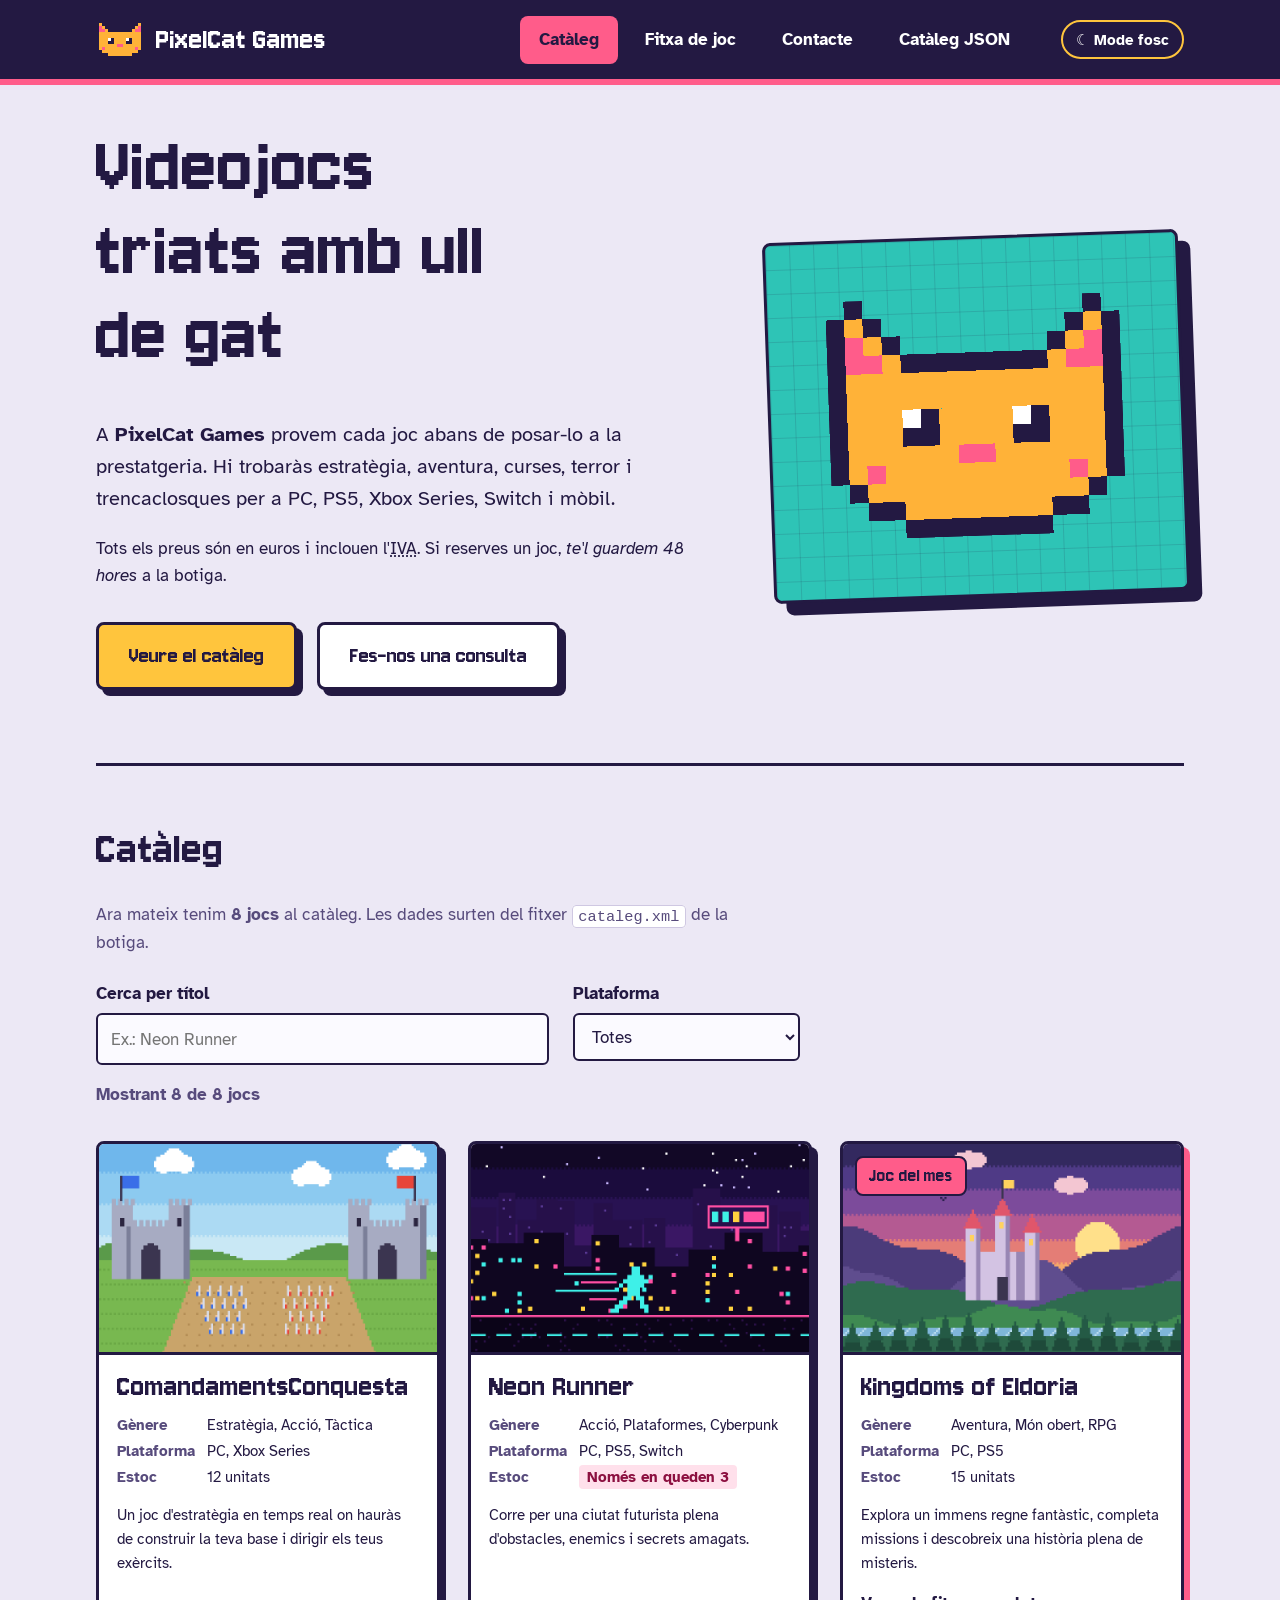
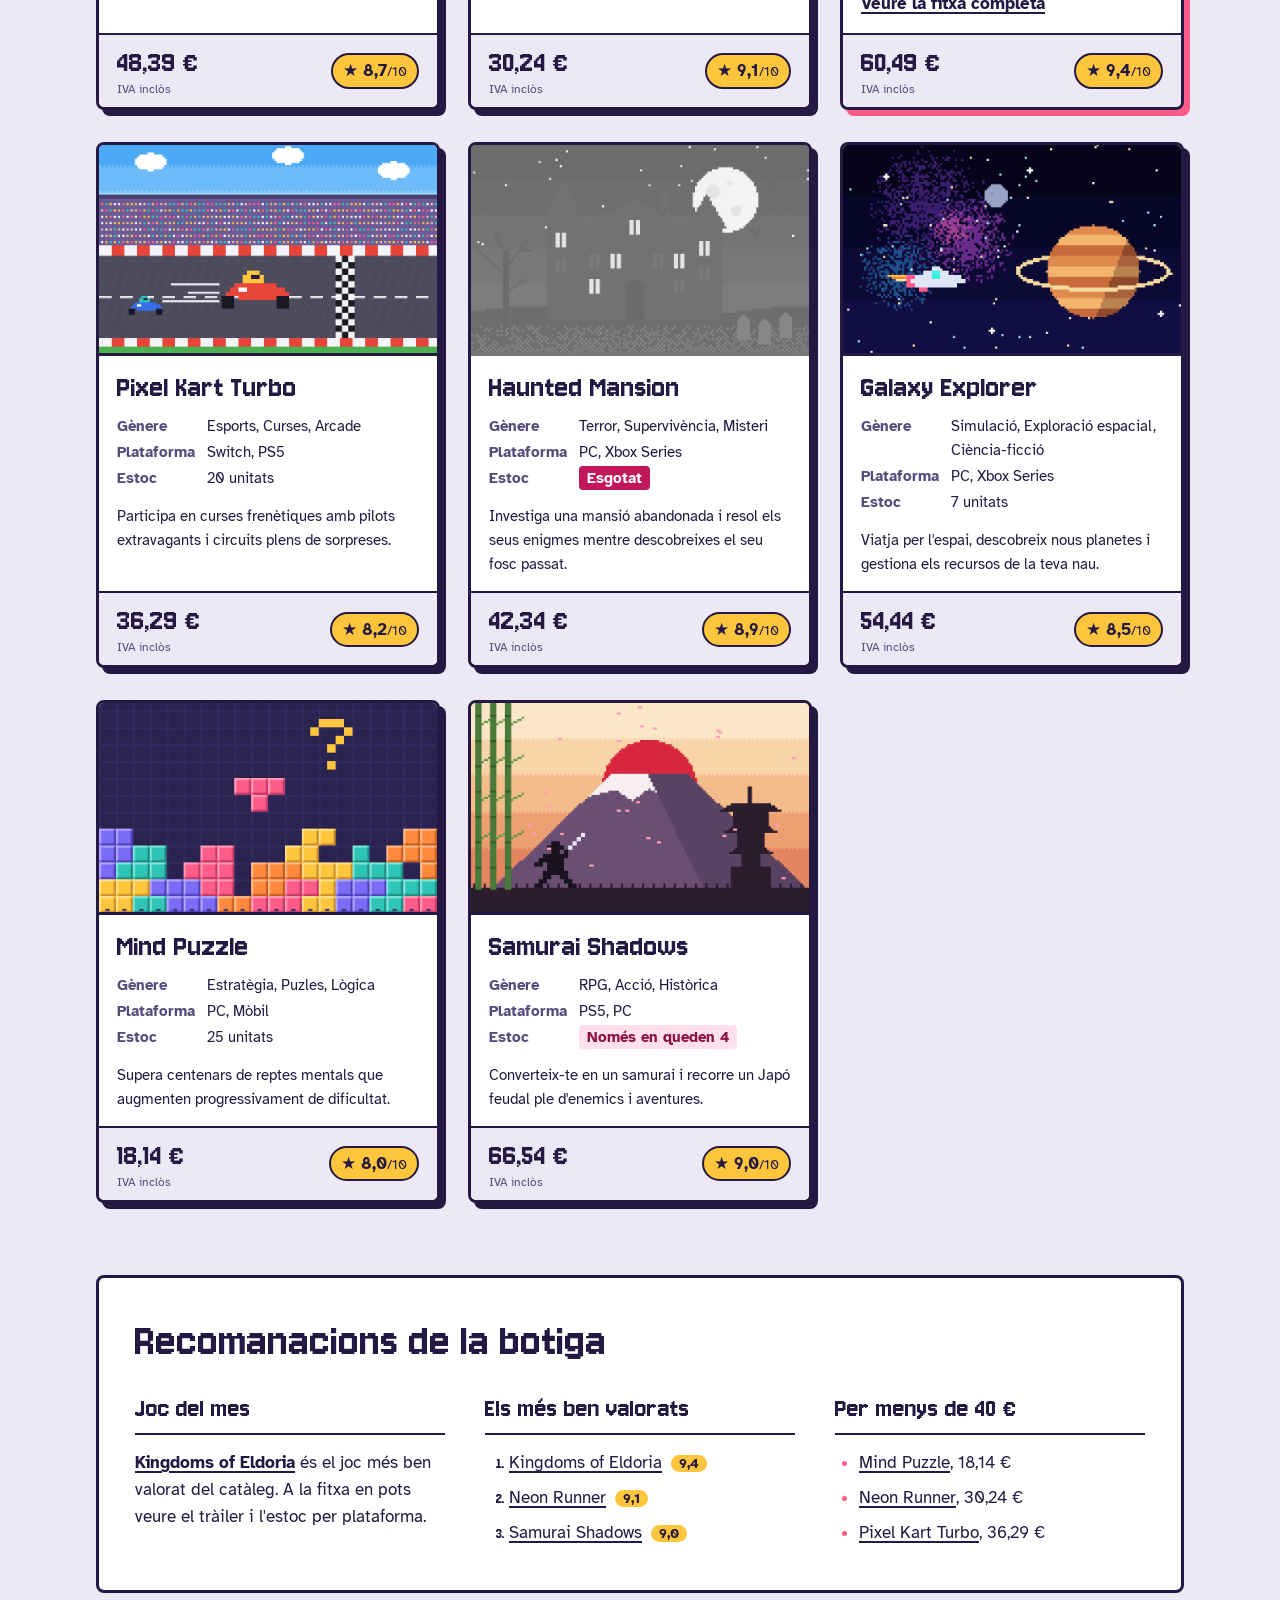
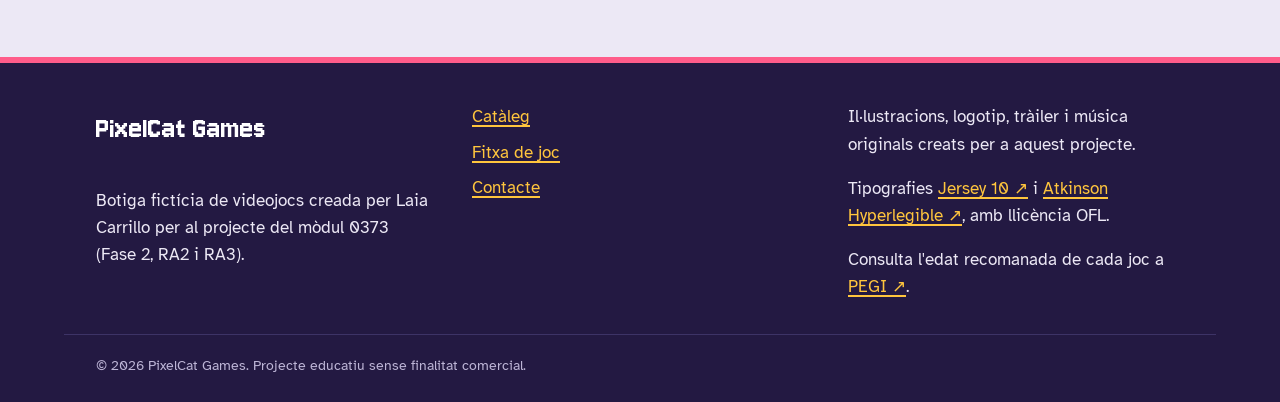
<file: index.html>
<!DOCTYPE html>
<html lang="ca">
<head>
  <meta charset="UTF-8">
  <meta name="viewport" content="width=device-width, initial-scale=1">
  <meta name="description" content="Catàleg de PixelCat Games: videojocs d'estratègia, aventura, curses, terror i trencaclosques per a PC, PS5, Xbox Series, Switch i mòbil.">
  <meta name="author" content="Laia Carrillo">
  <title>Catàleg de videojocs | PixelCat Games</title>
  <link rel="icon" href="img/logo-pixelcat.svg" type="image/svg+xml">
  <link rel="stylesheet" href="css/estils.css">
  <script src="js/tema.js" defer></script>
  <script src="js/cataleg.js" defer></script>
</head>
<body>
  <a class="salt-contingut" href="#contingut">Salta al contingut principal</a>

  <header class="capcalera" id="capcalera">
    <div class="capcalera__interior">
      <a class="logo" href="index.html">
        <img class="logo__imatge" src="img/logo-pixelcat.svg" alt="" width="48" height="39">
        <span class="logo__nom">PixelCat Games</span>
      </a>
      <nav class="navegacio" aria-label="Navegació principal">
        <ul class="menu" id="menu-principal">
          <li><a class="menu__enllac actiu" href="index.html" aria-current="page">Catàleg</a></li>
          <li><a class="menu__enllac" href="fitxa.html">Fitxa de joc</a></li>
          <li><a class="menu__enllac" href="contacte.html">Contacte</a></li>
          <li><a class="menu__enllac" href="cataleg_json.html">Catàleg JSON</a></li>
        </ul>
      </nav>
      <button class="boto-tema" type="button" id="boto-tema">Mode fosc</button>
    </div>
  </header>

  <main class="contingut" id="contingut">

    <section class="portada" id="portada" aria-labelledby="titol-portada">
      <div class="portada__text">
        <h1 id="titol-portada">Videojocs triats amb ull de gat</h1>
        <p class="portada__entradeta">A <strong>PixelCat Games</strong> provem cada joc abans de posar-lo a la prestatgeria. Hi trobaràs estratègia, aventura, curses, terror i trencaclosques per a PC, PS5, Xbox Series, Switch i mòbil.</p>
        <p>Tots els preus són en euros i inclouen l'<abbr title="Impost sobre el valor afegit">IVA</abbr>. Si reserves un joc, <em>te'l guardem 48 hores</em> a la botiga.</p>
        <p class="portada__accions">
          <a class="boto" href="#cataleg">Veure el catàleg</a>
          <a class="boto boto--secundari" href="contacte.html">Fes-nos una consulta</a>
        </p>
      </div>
      <figure class="portada__imatge">
        <img src="img/logo-pixelcat.svg" alt="La mascota de PixelCat Games: un gat taronja dibuixat en pixel art" width="320" height="260">
      </figure>
    </section>

    <section class="cataleg" id="cataleg" aria-labelledby="titol-cataleg">
      <h2 id="titol-cataleg">Catàleg</h2>
      <p class="cataleg__resum">Ara mateix tenim <strong>8 jocs</strong> al catàleg. Les dades surten del fitxer <code>cataleg.xml</code> de la botiga.</p>

      <div class="filtres" id="filtres">
        <div class="camp">
          <label for="cerca-titol">Cerca per títol</label>
          <input type="search" id="cerca-titol" name="cerca" placeholder="Ex.: Neon Runner" autocomplete="off">
        </div>
        <div class="camp">
          <label for="filtre-plataforma">Plataforma</label>
          <select id="filtre-plataforma" name="plataforma">
            <option value="totes">Totes</option>
            <option value="PC">PC</option>
            <option value="PS5">PS5</option>
            <option value="Xbox Series">Xbox Series</option>
            <option value="Switch">Switch</option>
            <option value="Mòbil">Mòbil</option>
          </select>
        </div>
      </div>

      <p class="comptador-jocs" id="comptador-jocs" aria-live="polite"></p>

      <!-- Les targetes les crea js/cataleg.js a partir de l'array jocs -->
      <div class="graella-jocs" id="llista-jocs"></div>
      <noscript><p class="cataleg__buit">Activa JavaScript per veure el catàleg.</p></noscript>
    </section>

    <aside class="recomanacions" id="recomanacions" aria-labelledby="titol-recomanacions">
      <h2 id="titol-recomanacions">Recomanacions de la botiga</h2>

      <section class="recomanacions__bloc" aria-labelledby="titol-joc-mes">
        <h3 id="titol-joc-mes">Joc del mes</h3>
        <p><a href="fitxa.html"><strong>Kingdoms of Eldoria</strong></a> és el joc més ben valorat del catàleg. A la fitxa en pots veure el tràiler i l'estoc per plataforma.</p>
      </section>

      <section class="recomanacions__bloc" aria-labelledby="titol-ranquing">
        <h3 id="titol-ranquing">Els més ben valorats</h3>
        <ol class="ranquing">
          <li><a href="#joc-003">Kingdoms of Eldoria</a> <span class="ranquing__nota">9,4</span></li>
          <li><a href="#joc-002">Neon Runner</a> <span class="ranquing__nota">9,1</span></li>
          <li><a href="#joc-008">Samurai Shadows</a> <span class="ranquing__nota">9,0</span></li>
        </ol>
      </section>

      <section class="recomanacions__bloc" aria-labelledby="titol-economics">
        <h3 id="titol-economics">Per menys de 40 €</h3>
        <ul class="llista-economics">
          <li><a href="#joc-007">Mind Puzzle</a>, 18,14 €</li>
          <li><a href="#joc-002">Neon Runner</a>, 30,24 €</li>
          <li><a href="#joc-004">Pixel Kart Turbo</a>, 36,29 €</li>
        </ul>
      </section>
    </aside>

  </main>

  <footer class="peu" id="peu">
    <div class="peu__interior">
      <div class="peu__bloc">
        <p class="peu__marca">PixelCat Games</p>
        <p>Botiga fictícia de videojocs creada per Laia Carrillo per al projecte del mòdul 0373 (Fase 2, RA2 i RA3).</p>
      </div>
      <nav class="peu__bloc" aria-label="Enllaços del peu de pàgina">
        <ul class="peu__llista">
          <li><a href="index.html">Catàleg</a></li>
          <li><a href="fitxa.html">Fitxa de joc</a></li>
          <li><a href="contacte.html">Contacte</a></li>
        </ul>
      </nav>
      <div class="peu__bloc">
        <p>Il·lustracions, logotip, tràiler i música originals creats per a aquest projecte.</p>
        <p>Tipografies <a href="https://fonts.google.com/specimen/Jersey+10" rel="external">Jersey 10</a> i <a href="https://fonts.google.com/specimen/Atkinson+Hyperlegible" rel="external">Atkinson Hyperlegible</a>, amb llicència OFL.</p>
        <p>Consulta l'edat recomanada de cada joc a <a href="https://pegi.info/" rel="external">PEGI</a>.</p>
      </div>
    </div>
    <p class="peu__copyright"><small>© 2026 PixelCat Games. Projecte educatiu sense finalitat comercial.</small></p>
  </footer>
</body>
</html>
</file>
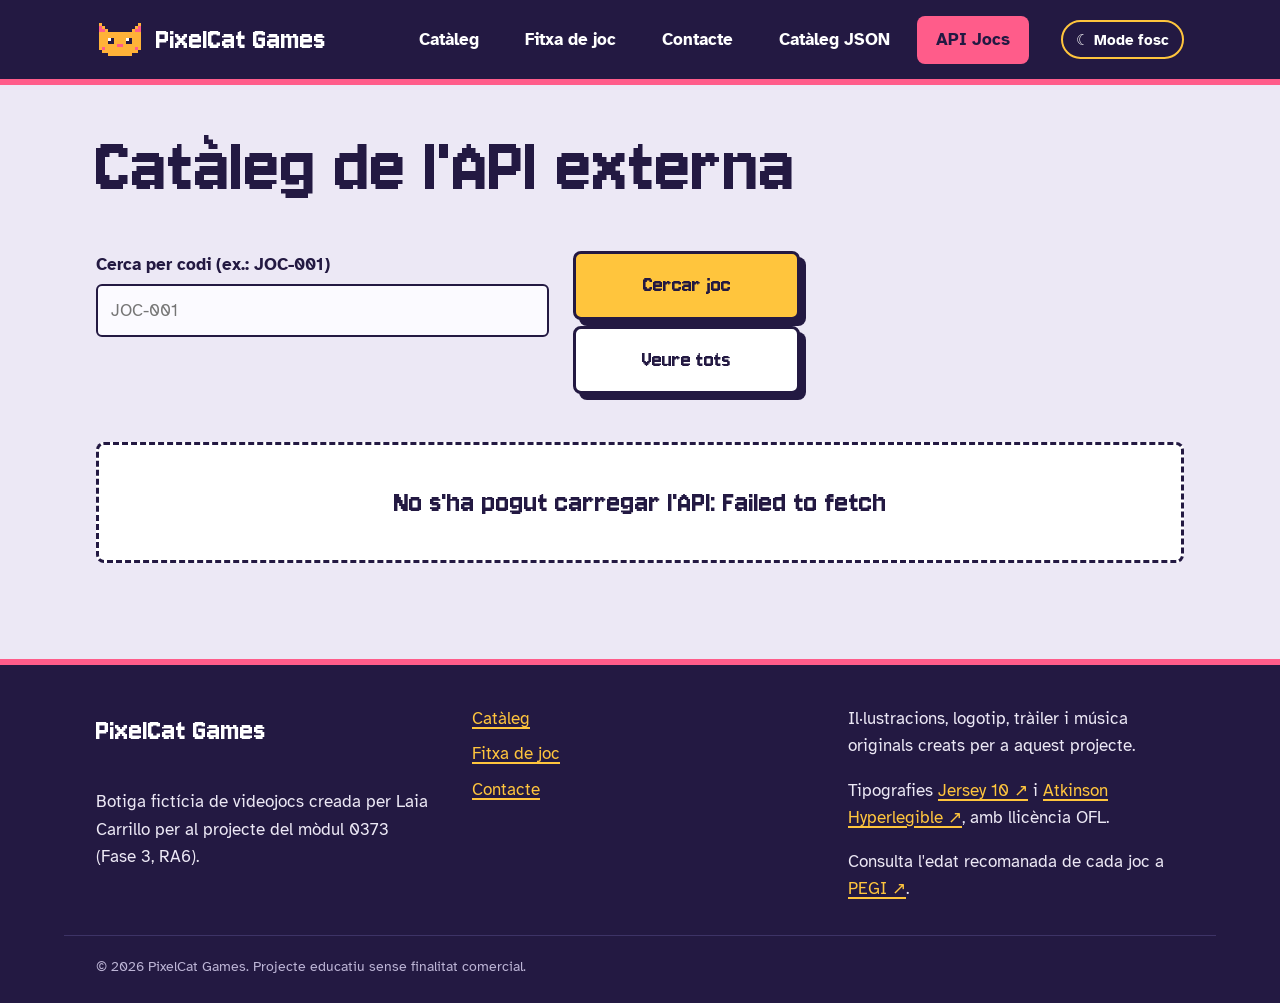
<file: api_jocs.html>
<!DOCTYPE html>
<html lang="ca">
<head>
  <meta charset="UTF-8">
  <meta name="viewport" content="width=device-width, initial-scale=1">
  <meta name="description" content="Consulta en directe el catàleg de jocs des d'una API externa a PixelCat Games.">
  <meta name="author" content="Laia Carrillo">
  <title>Catàleg API | PixelCat Games</title>
  <link rel="icon" href="img/logo-pixelcat.svg" type="image/svg+xml">
  <link rel="stylesheet" href="css/estils.css">
  <script src="js/tema.js" defer></script>
  <script src="js/api_jocs.js" defer></script>
</head>
<body>
  <a class="salt-contingut" href="#contingut">Salta al contingut principal</a>

  <header class="capcalera" id="capcalera">
    <div class="capcalera__interior">
      <a class="logo" href="index.html">
        <img class="logo__imatge" src="img/logo-pixelcat.svg" alt="" width="48" height="39">
        <span class="logo__nom">PixelCat Games</span>
      </a>
      <nav class="navegacio" aria-label="Navegació principal">
        <ul class="menu" id="menu-principal">
          <li><a class="menu__enllac" href="index.html">Catàleg</a></li>
          <li><a class="menu__enllac" href="fitxa.html">Fitxa de joc</a></li>
          <li><a class="menu__enllac" href="contacte.html">Contacte</a></li>
          <li><a class="menu__enllac" href="cataleg_json.html">Catàleg JSON</a></li>
          <li><a class="menu__enllac actiu" href="api_jocs.html" aria-current="page">API Jocs</a></li>
        </ul>
      </nav>
      <button class="boto-tema" type="button" id="boto-tema">Mode fosc</button>
    </div>
  </header>

  <main class="contingut" id="contingut">

    <section class="cataleg" id="cataleg-api" aria-labelledby="titol-pagina">
      <h1 id="titol-pagina">Catàleg de l'API externa</h1>

      <div class="filtres" id="filtres">
        <div class="camp">
          <label for="cerca-codi">Cerca per codi (ex.: JOC-001)</label>
          <input type="text" id="cerca-codi" name="codi" placeholder="JOC-001" autocomplete="off">
        </div>
        <div class="camp">
          <button class="boto" type="button" id="boto-cercar">Cercar joc</button>
          <button class="boto boto--secundari" type="button" id="boto-tots">Veure tots</button>
        </div>
      </div>

      <p class="comptador-jocs" id="comptador-jocs" aria-live="polite"></p>

      <div class="graella-jocs" id="jocs"></div>
      <noscript><p class="cataleg__buit">Activa JavaScript per consultar l'API.</p></noscript>
    </section>

  </main>

  <footer class="peu" id="peu">
    <div class="peu__interior">
      <div class="peu__bloc">
        <p class="peu__marca">PixelCat Games</p>
        <p>Botiga fictícia de videojocs creada per Laia Carrillo per al projecte del mòdul 0373 (Fase 3, RA6).</p>
      </div>
      <nav class="peu__bloc" aria-label="Enllaços del peu de pàgina">
        <ul class="peu__llista">
          <li><a href="index.html">Catàleg</a></li>
          <li><a href="fitxa.html">Fitxa de joc</a></li>
          <li><a href="contacte.html">Contacte</a></li>
        </ul>
      </nav>
      <div class="peu__bloc">
        <p>Il·lustracions, logotip, tràiler i música originals creats per a aquest projecte.</p>
        <p>Tipografies <a href="https://fonts.google.com/specimen/Jersey+10" rel="external">Jersey 10</a> i <a href="https://fonts.google.com/specimen/Atkinson+Hyperlegible" rel="external">Atkinson Hyperlegible</a>, amb llicència OFL.</p>
        <p>Consulta l'edat recomanada de cada joc a <a href="https://pegi.info/" rel="external">PEGI</a>.</p>
      </div>
    </div>
    <p class="peu__copyright"><small>© 2026 PixelCat Games. Projecte educatiu sense finalitat comercial.</small></p>
  </footer>
</body>
</html>
</file>
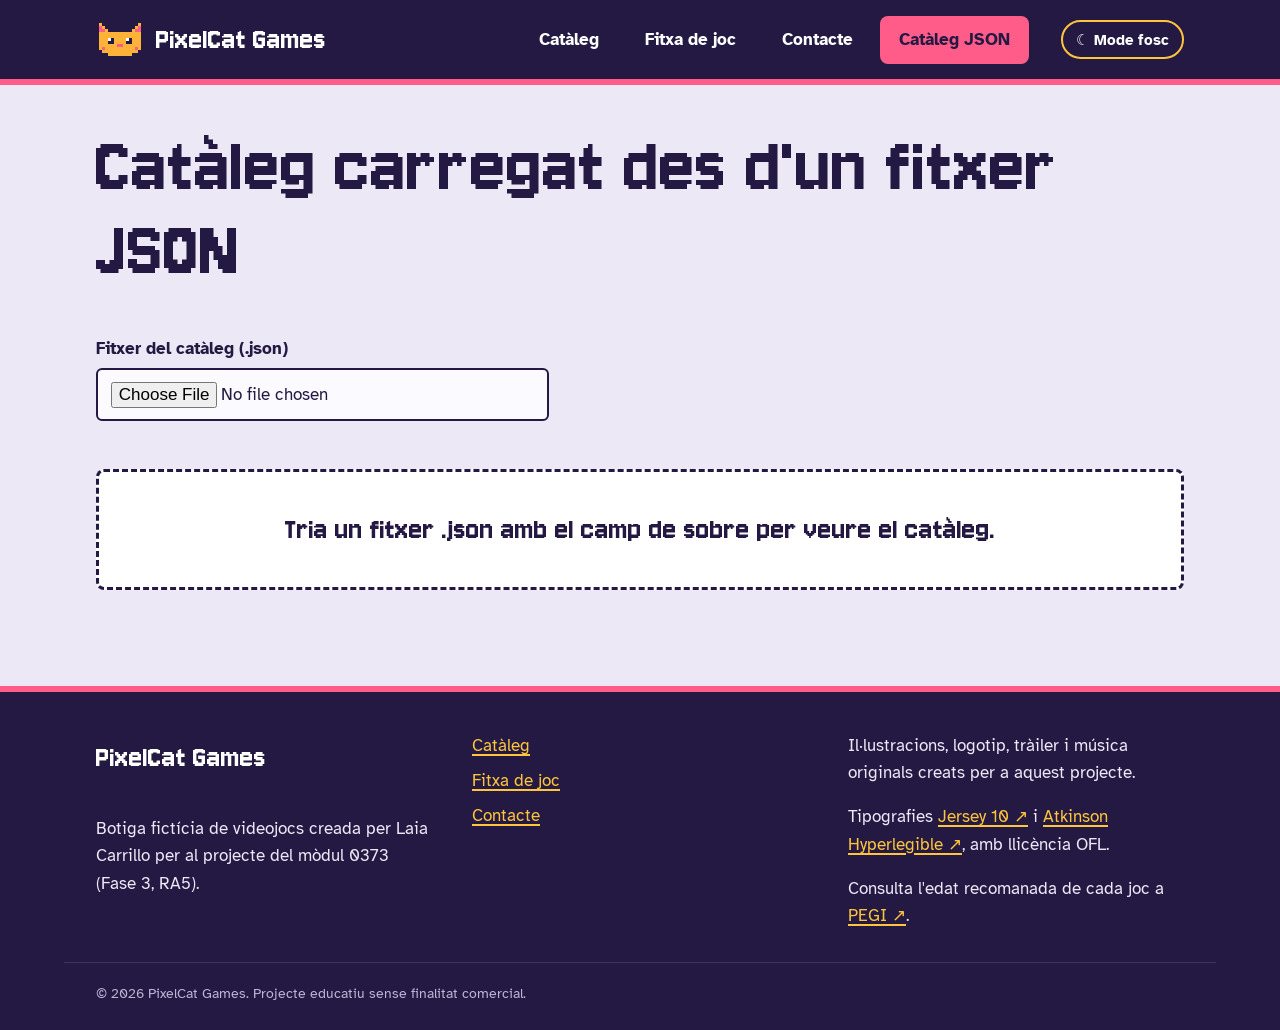
<file: cataleg_json.html>
<!DOCTYPE html>
<html lang="ca">
<head>
  <meta charset="UTF-8">
  <meta name="viewport" content="width=device-width, initial-scale=1">
  <meta name="description" content="Catàleg de PixelCat Games carregat des d'un fitxer JSON: tria el fitxer i es mostren els jocs.">
  <meta name="author" content="Laia Carrillo">
  <title>Catàleg des de JSON | PixelCat Games</title>
  <link rel="icon" href="img/logo-pixelcat.svg" type="image/svg+xml">
  <link rel="stylesheet" href="css/estils.css">
  <script src="js/tema.js" defer></script>
  <script src="js/cataleg_json.js" defer></script>
</head>
<body>
  <a class="salt-contingut" href="#contingut">Salta al contingut principal</a>

  <header class="capcalera" id="capcalera">
    <div class="capcalera__interior">
      <a class="logo" href="index.html">
        <img class="logo__imatge" src="img/logo-pixelcat.svg" alt="" width="48" height="39">
        <span class="logo__nom">PixelCat Games</span>
      </a>
      <nav class="navegacio" aria-label="Navegació principal">
        <ul class="menu" id="menu-principal">
          <li><a class="menu__enllac" href="index.html">Catàleg</a></li>
          <li><a class="menu__enllac" href="fitxa.html">Fitxa de joc</a></li>
          <li><a class="menu__enllac" href="contacte.html">Contacte</a></li>
          <li><a class="menu__enllac actiu" href="cataleg_json.html" aria-current="page">Catàleg JSON</a></li>
        </ul>
      </nav>
      <button class="boto-tema" type="button" id="boto-tema">Mode fosc</button>
    </div>
  </header>

  <main class="contingut" id="contingut">

    <section class="cataleg" id="cataleg-json" aria-labelledby="titol-pagina">
      <h1 id="titol-pagina">Catàleg carregat des d'un fitxer JSON</h1>
      <h2 id="titol-botiga" hidden></h2>

      <div class="filtres" id="filtres">
        <div class="camp">
          <label for="fitxer">Fitxer del catàleg (.json)</label>
          <input type="file" id="fitxer" name="fitxer" accept=".json">
        </div>
      </div>

      <p class="comptador-jocs" id="comptador-jocs" aria-live="polite"></p>

      <!-- Les targetes les crea js/cataleg_json.js a partir del fitxer triat -->
      <div class="graella-jocs" id="cataleg"></div>
      <noscript><p class="cataleg__buit">Activa JavaScript per veure el catàleg.</p></noscript>
    </section>

  </main>

  <footer class="peu" id="peu">
    <div class="peu__interior">
      <div class="peu__bloc">
        <p class="peu__marca">PixelCat Games</p>
        <p>Botiga fictícia de videojocs creada per Laia Carrillo per al projecte del mòdul 0373 (Fase 3, RA5).</p>
      </div>
      <nav class="peu__bloc" aria-label="Enllaços del peu de pàgina">
        <ul class="peu__llista">
          <li><a href="index.html">Catàleg</a></li>
          <li><a href="fitxa.html">Fitxa de joc</a></li>
          <li><a href="contacte.html">Contacte</a></li>
        </ul>
      </nav>
      <div class="peu__bloc">
        <p>Il·lustracions, logotip, tràiler i música originals creats per a aquest projecte.</p>
        <p>Tipografies <a href="https://fonts.google.com/specimen/Jersey+10" rel="external">Jersey 10</a> i <a href="https://fonts.google.com/specimen/Atkinson+Hyperlegible" rel="external">Atkinson Hyperlegible</a>, amb llicència OFL.</p>
        <p>Consulta l'edat recomanada de cada joc a <a href="https://pegi.info/" rel="external">PEGI</a>.</p>
      </div>
    </div>
    <p class="peu__copyright"><small>© 2026 PixelCat Games. Projecte educatiu sense finalitat comercial.</small></p>
  </footer>
</body>
</html>
</file>
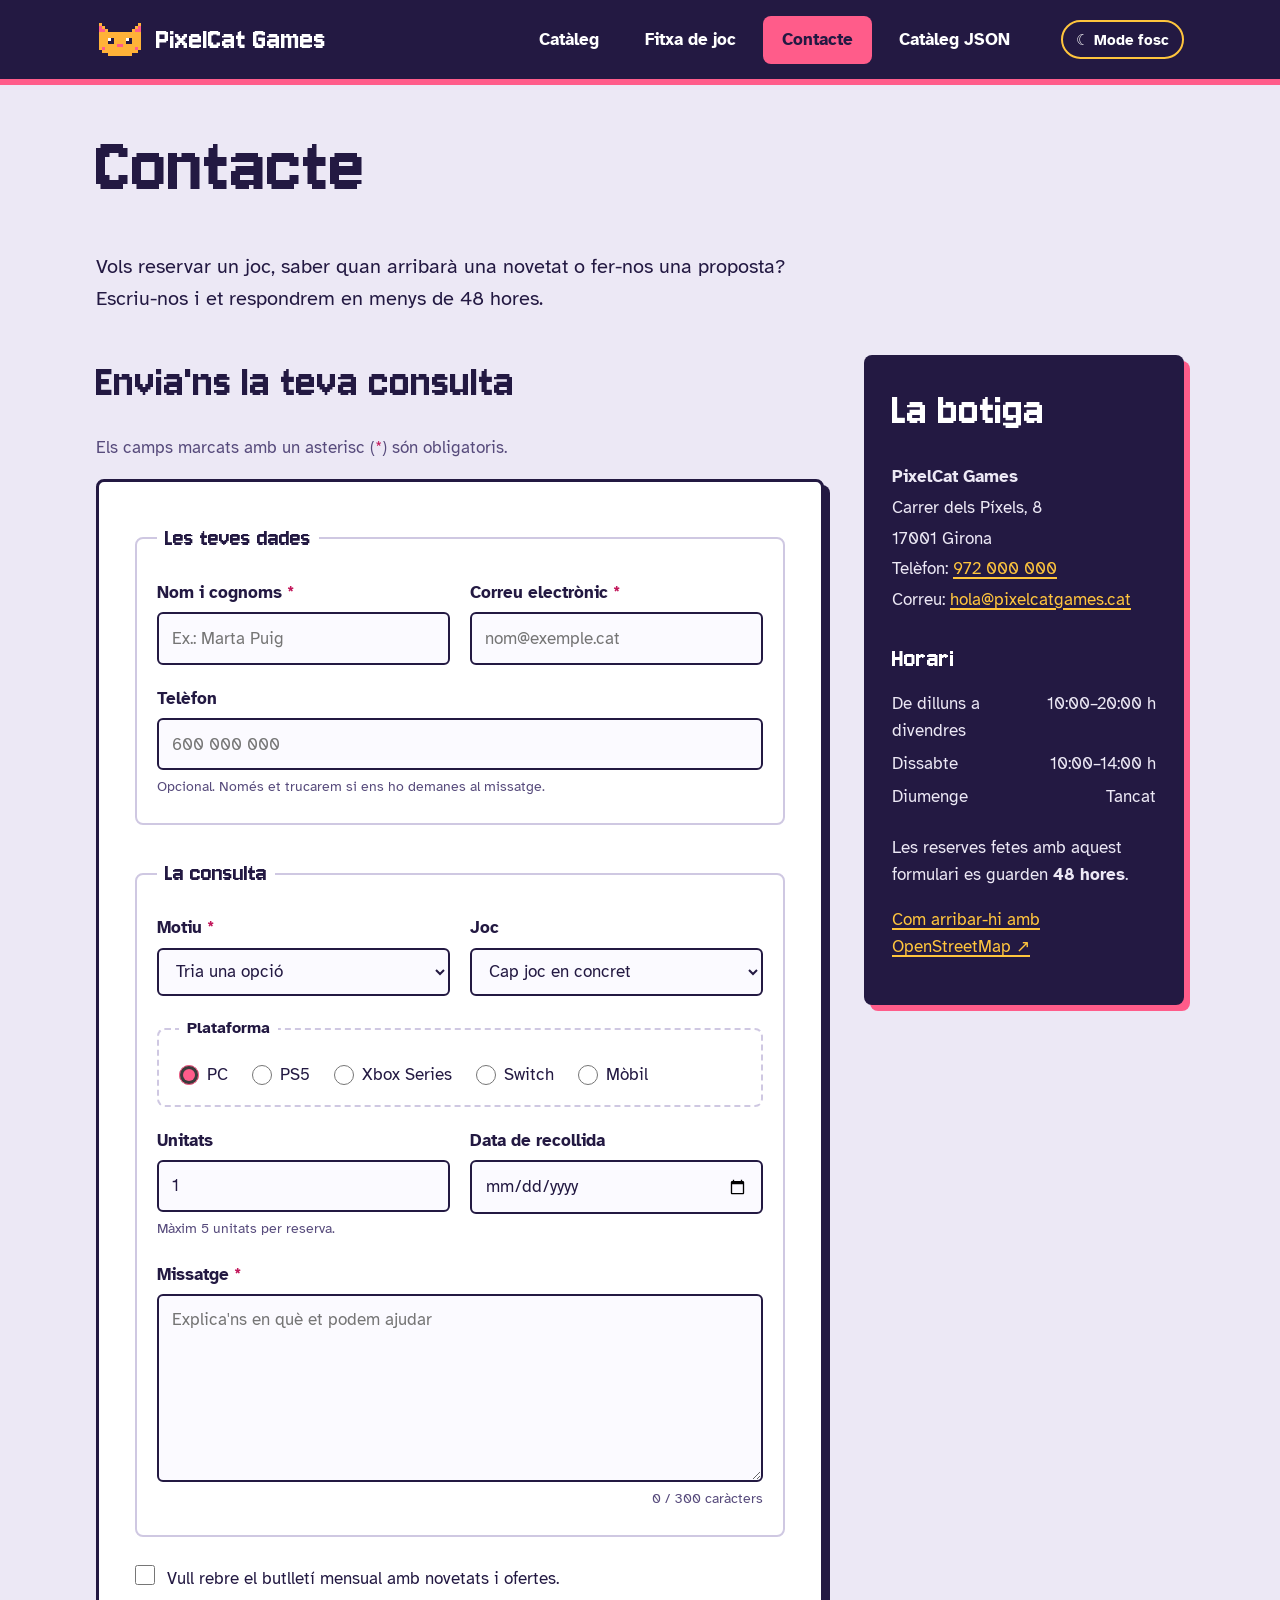
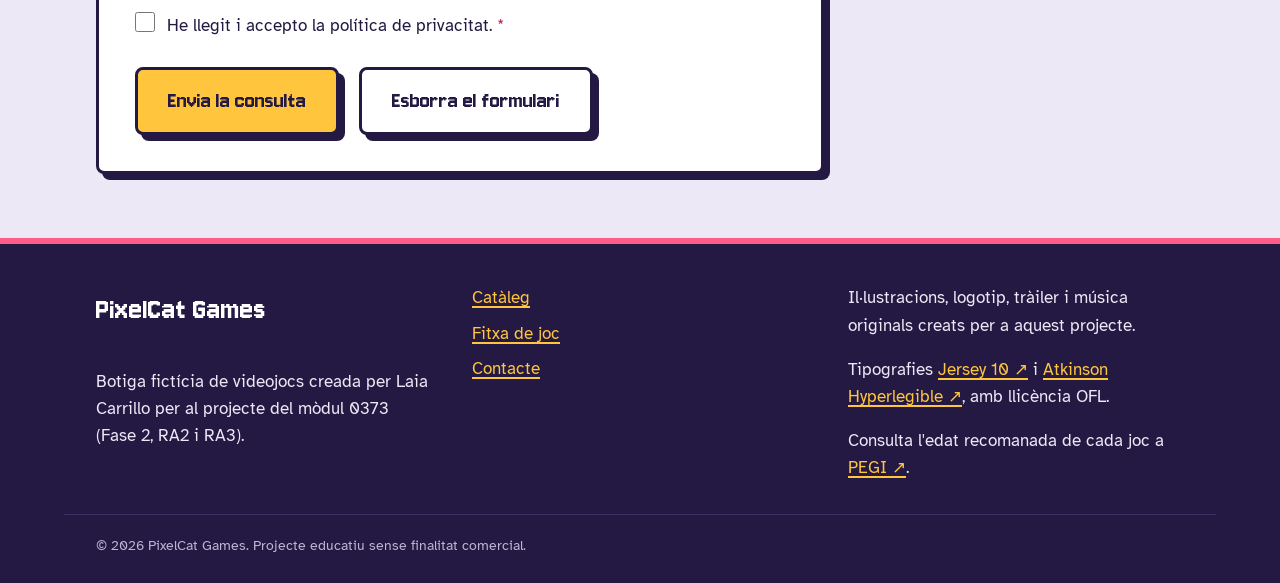
<file: contacte.html>
<!DOCTYPE html>
<html lang="ca">
<head>
  <meta charset="UTF-8">
  <meta name="viewport" content="width=device-width, initial-scale=1">
  <meta name="description" content="Contacta amb PixelCat Games per reservar un joc, preguntar per l'estoc o fer qualsevol consulta. Adreça, telèfon i horari de la botiga.">
  <meta name="author" content="Laia Carrillo">
  <title>Contacte | PixelCat Games</title>
  <link rel="icon" href="img/logo-pixelcat.svg" type="image/svg+xml">
  <link rel="stylesheet" href="css/estils.css">
  <script src="js/tema.js" defer></script>
  <script src="js/contacte.js" defer></script>
</head>
<body>
  <a class="salt-contingut" href="#contingut">Salta al contingut principal</a>

  <header class="capcalera" id="capcalera">
    <div class="capcalera__interior">
      <a class="logo" href="index.html">
        <img class="logo__imatge" src="img/logo-pixelcat.svg" alt="" width="48" height="39">
        <span class="logo__nom">PixelCat Games</span>
      </a>
      <nav class="navegacio" aria-label="Navegació principal">
        <ul class="menu" id="menu-principal">
          <li><a class="menu__enllac" href="index.html">Catàleg</a></li>
          <li><a class="menu__enllac" href="fitxa.html">Fitxa de joc</a></li>
          <li><a class="menu__enllac actiu" href="contacte.html" aria-current="page">Contacte</a></li>
          <li><a class="menu__enllac" href="cataleg_json.html">Catàleg JSON</a></li>
        </ul>
      </nav>
      <button class="boto-tema" type="button" id="boto-tema">Mode fosc</button>
    </div>
  </header>

  <main class="contingut" id="contingut">

    <header class="capcalera-pagina">
      <h1>Contacte</h1>
      <p class="entradeta">Vols reservar un joc, saber quan arribarà una novetat o fer-nos una proposta? Escriu-nos i et respondrem en menys de 48 hores.</p>
    </header>

    <div class="disposicio-contacte">

      <section class="seccio-formulari" id="seccio-formulari" aria-labelledby="titol-formulari">
        <h2 id="titol-formulari">Envia'ns la teva consulta</h2>
        <p class="nota-obligatoris">Els camps marcats amb un asterisc (<span class="obligatori">*</span>) són obligatoris.</p>

        <form class="formulari" id="formulari-contacte" action="#" method="get" novalidate>

          <fieldset class="formulari__grup">
            <legend>Les teves dades</legend>
            <div class="camps-doble">
              <div class="camp">
                <label for="nom">Nom i cognoms <span class="obligatori" aria-hidden="true">*</span></label>
                <input type="text" id="nom" name="nom" autocomplete="name" required minlength="3" placeholder="Ex.: Marta Puig">
              </div>
              <div class="camp">
                <label for="correu">Correu electrònic <span class="obligatori" aria-hidden="true">*</span></label>
                <input type="email" id="correu" name="correu" autocomplete="email" required placeholder="nom@exemple.cat">
              </div>
            </div>
            <div class="camp">
              <label for="telefon">Telèfon</label>
              <input type="tel" id="telefon" name="telefon" autocomplete="tel" pattern="[0-9 +]{9,15}" placeholder="600 000 000" aria-describedby="ajuda-telefon">
              <p class="camp__ajuda" id="ajuda-telefon">Opcional. Només et trucarem si ens ho demanes al missatge.</p>
            </div>
          </fieldset>

          <fieldset class="formulari__grup">
            <legend>La consulta</legend>
            <div class="camps-doble">
              <div class="camp">
                <label for="motiu">Motiu <span class="obligatori" aria-hidden="true">*</span></label>
                <select id="motiu" name="motiu" required>
                  <option value="">Tria una opció</option>
                  <option value="reserva">Reservar un joc</option>
                  <option value="estoc">Disponibilitat i estoc</option>
                  <option value="devolucio">Devolucions i garanties</option>
                  <option value="altres">Altres consultes</option>
                </select>
              </div>
              <div class="camp">
                <label for="joc">Joc</label>
                <select id="joc" name="joc">
                  <option value="">Cap joc en concret</option>
                  <option value="JOC-001">ComandamentsConquesta</option>
                  <option value="JOC-002">Neon Runner</option>
                  <option value="JOC-003">Kingdoms of Eldoria</option>
                  <option value="JOC-004">Pixel Kart Turbo</option>
                  <option value="JOC-005">Haunted Mansion</option>
                  <option value="JOC-006">Galaxy Explorer</option>
                  <option value="JOC-007">Mind Puzzle</option>
                  <option value="JOC-008">Samurai Shadows</option>
                </select>
              </div>
            </div>

            <fieldset class="formulari__subgrup" id="grup-plataforma">
              <legend>Plataforma</legend>
              <div class="opcions">
                <label class="opcio" for="plataforma-pc"><input type="radio" id="plataforma-pc" name="plataforma" value="PC" checked> PC</label>
                <label class="opcio" for="plataforma-ps5"><input type="radio" id="plataforma-ps5" name="plataforma" value="PS5"> PS5</label>
                <label class="opcio" for="plataforma-xbox"><input type="radio" id="plataforma-xbox" name="plataforma" value="Xbox Series"> Xbox Series</label>
                <label class="opcio" for="plataforma-switch"><input type="radio" id="plataforma-switch" name="plataforma" value="Switch"> Switch</label>
                <label class="opcio" for="plataforma-mobil"><input type="radio" id="plataforma-mobil" name="plataforma" value="Mobil"> Mòbil</label>
              </div>
            </fieldset>

            <div class="camps-doble">
              <div class="camp">
                <label for="unitats">Unitats</label>
                <input type="number" id="unitats" name="unitats" min="1" max="5" step="1" value="1" aria-describedby="ajuda-unitats">
                <p class="camp__ajuda" id="ajuda-unitats">Màxim 5 unitats per reserva.</p>
              </div>
              <div class="camp">
                <label for="data-recollida">Data de recollida</label>
                <input type="date" id="data-recollida" name="data_recollida">
              </div>
            </div>

            <div class="camp">
              <label for="missatge">Missatge <span class="obligatori" aria-hidden="true">*</span></label>
              <textarea id="missatge" name="missatge" rows="6" required minlength="20" placeholder="Explica'ns en què et podem ajudar"></textarea>
              <p class="comptador" id="comptador-missatge">0 / 300 caràcters</p>
            </div>
          </fieldset>

          <div class="camp camp--casella">
            <input type="checkbox" id="butlleti" name="butlleti" value="si">
            <label for="butlleti">Vull rebre el butlletí mensual amb novetats i ofertes.</label>
          </div>
          <div class="camp camp--casella">
            <input type="checkbox" id="privacitat" name="privacitat" value="acceptada" required>
            <label for="privacitat">He llegit i accepto la política de privacitat. <span class="obligatori" aria-hidden="true">*</span></label>
          </div>

          <div class="formulari__accions">
            <button class="boto" type="submit" id="boto-enviar">Envia la consulta</button>
            <button class="boto boto--secundari" type="reset">Esborra el formulari</button>
          </div>
        </form>
      </section>

      <aside class="info-botiga" id="info-botiga" aria-labelledby="titol-botiga">
        <h2 id="titol-botiga">La botiga</h2>
        <address>
          <strong>PixelCat Games</strong><br>
          Carrer dels Píxels, 8<br>
          17001 Girona<br>
          Telèfon: <a href="tel:+34972000000">972 000 000</a><br>
          Correu: <a href="mailto:hola@pixelcatgames.cat">hola@pixelcatgames.cat</a>
        </address>

        <h3>Horari</h3>
        <dl class="horari">
          <dt>De dilluns a divendres</dt>
          <dd><time datetime="10:00">10:00</time>–<time datetime="20:00">20:00</time> h</dd>
          <dt>Dissabte</dt>
          <dd><time datetime="10:00">10:00</time>–<time datetime="14:00">14:00</time> h</dd>
          <dt>Diumenge</dt>
          <dd>Tancat</dd>
        </dl>

        <p>Les reserves fetes amb aquest formulari es guarden <strong>48 hores</strong>.</p>
        <p><a href="https://www.openstreetmap.org/search?query=Girona" rel="external">Com arribar-hi amb OpenStreetMap</a></p>
      </aside>

    </div>
  </main>

  <footer class="peu" id="peu">
    <div class="peu__interior">
      <div class="peu__bloc">
        <p class="peu__marca">PixelCat Games</p>
        <p>Botiga fictícia de videojocs creada per Laia Carrillo per al projecte del mòdul 0373 (Fase 2, RA2 i RA3).</p>
      </div>
      <nav class="peu__bloc" aria-label="Enllaços del peu de pàgina">
        <ul class="peu__llista">
          <li><a href="index.html">Catàleg</a></li>
          <li><a href="fitxa.html">Fitxa de joc</a></li>
          <li><a href="contacte.html">Contacte</a></li>
        </ul>
      </nav>
      <div class="peu__bloc">
        <p>Il·lustracions, logotip, tràiler i música originals creats per a aquest projecte.</p>
        <p>Tipografies <a href="https://fonts.google.com/specimen/Jersey+10" rel="external">Jersey 10</a> i <a href="https://fonts.google.com/specimen/Atkinson+Hyperlegible" rel="external">Atkinson Hyperlegible</a>, amb llicència OFL.</p>
        <p>Consulta l'edat recomanada de cada joc a <a href="https://pegi.info/" rel="external">PEGI</a>.</p>
      </div>
    </div>
    <p class="peu__copyright"><small>© 2026 PixelCat Games. Projecte educatiu sense finalitat comercial.</small></p>
  </footer>
</body>
</html>
</file>
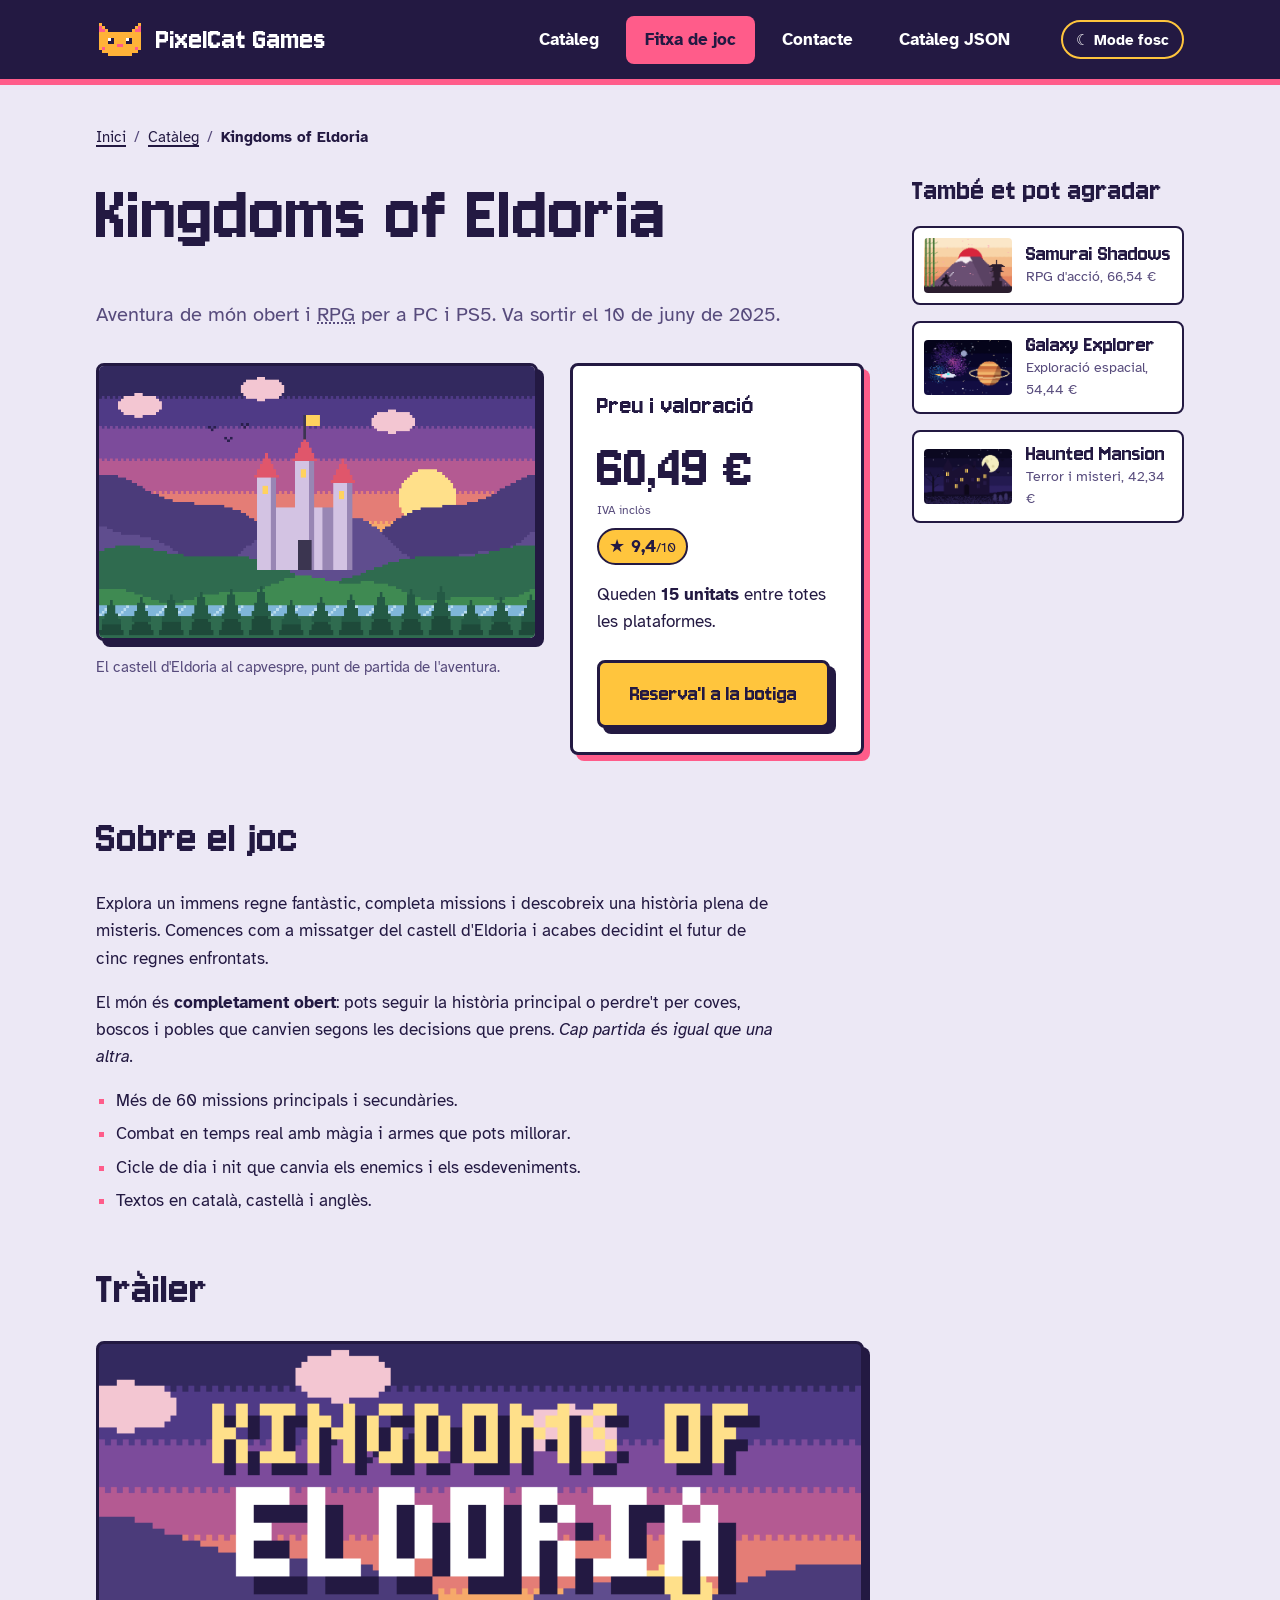
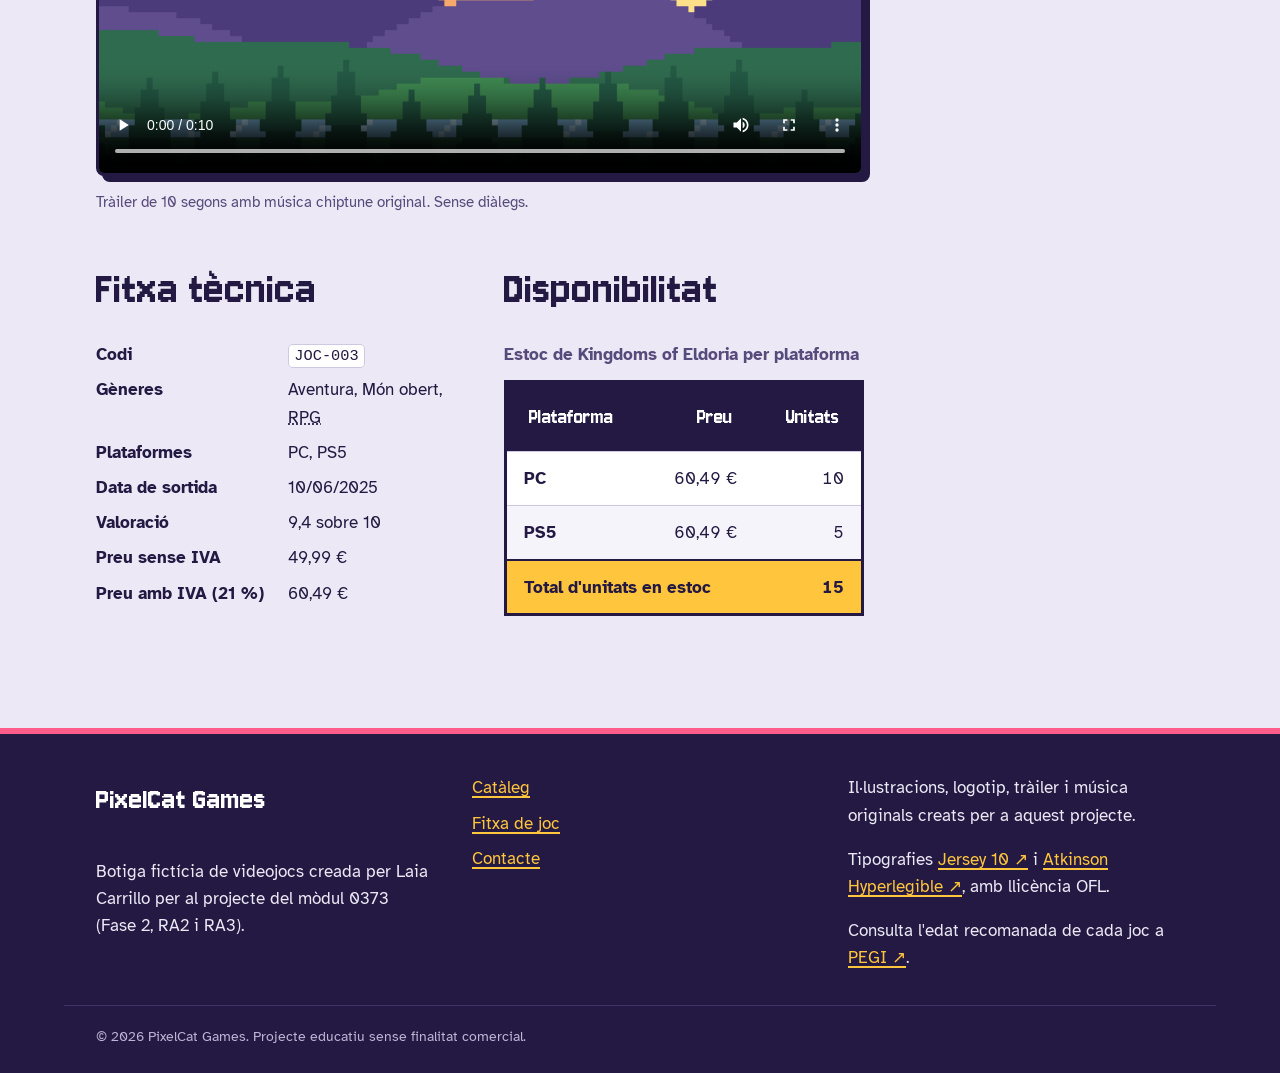
<file: fitxa.html>
<!DOCTYPE html>
<html lang="ca">
<head>
  <meta charset="UTF-8">
  <meta name="viewport" content="width=device-width, initial-scale=1">
  <meta name="description" content="Fitxa de Kingdoms of Eldoria a PixelCat Games: preu, valoració, tràiler, fitxa tècnica i estoc per plataforma.">
  <meta name="author" content="Laia Carrillo">
  <title>Kingdoms of Eldoria | PixelCat Games</title>
  <link rel="icon" href="img/logo-pixelcat.svg" type="image/svg+xml">
  <link rel="stylesheet" href="css/estils.css">
  <script src="js/tema.js" defer></script>
</head>
<body>
  <a class="salt-contingut" href="#contingut">Salta al contingut principal</a>

  <header class="capcalera" id="capcalera">
    <div class="capcalera__interior">
      <a class="logo" href="index.html">
        <img class="logo__imatge" src="img/logo-pixelcat.svg" alt="" width="48" height="39">
        <span class="logo__nom">PixelCat Games</span>
      </a>
      <nav class="navegacio" aria-label="Navegació principal">
        <ul class="menu" id="menu-principal">
          <li><a class="menu__enllac" href="index.html">Catàleg</a></li>
          <li><a class="menu__enllac actiu" href="fitxa.html" aria-current="page">Fitxa de joc</a></li>
          <li><a class="menu__enllac" href="contacte.html">Contacte</a></li>
          <li><a class="menu__enllac" href="cataleg_json.html">Catàleg JSON</a></li>
        </ul>
      </nav>
      <button class="boto-tema" type="button" id="boto-tema">Mode fosc</button>
    </div>
  </header>

  <main class="contingut disposicio-fitxa" id="contingut">

    <nav class="ruta" aria-label="Ruta de navegació">
      <ol>
        <li><a href="index.html">Inici</a></li>
        <li><a href="index.html#cataleg">Catàleg</a></li>
        <li><a href="fitxa.html" aria-current="page">Kingdoms of Eldoria</a></li>
      </ol>
    </nav>

    <article class="fitxa" id="fitxa-joc" data-codi="JOC-003">
      <header class="fitxa__capcalera">
        <h1 class="fitxa__titol" id="titol-joc">Kingdoms of Eldoria</h1>
        <p class="fitxa__subtitol">Aventura de món obert i <abbr title="Joc de rol (role-playing game)">RPG</abbr> per a PC i PS5. Va sortir el <time datetime="2025-06-10">10 de juny de 2025</time>.</p>
      </header>

      <div class="fitxa__principal">
        <figure class="fitxa__portada">
          <img src="img/joc-003-kingdoms-of-eldoria.png" alt="Castell de torres vermelles sobre un turó verd, amb muntanyes i una posta de sol al fons" width="800" height="500">
          <figcaption>El castell d'Eldoria al capvespre, punt de partida de l'aventura.</figcaption>
        </figure>

        <section class="fitxa__compra" id="compra" aria-labelledby="titol-compra">
          <h2 id="titol-compra">Preu i valoració</h2>
          <p class="preu preu--gran" id="preu-joc"><data value="60.49">60,49 €</data> <span class="preu__iva">IVA inclòs</span></p>
          <p class="valoracio valoracio--gran" id="valoracio-joc"><span class="valoracio__estrella" aria-hidden="true">★</span> <span class="visualment-amagat">Valoració:</span> 9,4<span class="valoracio__maxim">/10</span></p>
          <p class="fitxa__estoc">Queden <strong>15 unitats</strong> entre totes les plataformes.</p>
          <a class="boto" href="contacte.html">Reserva'l a la botiga</a>
        </section>
      </div>

      <section class="fitxa__seccio" id="descripcio" aria-labelledby="titol-descripcio">
        <h2 id="titol-descripcio">Sobre el joc</h2>
        <p>Explora un immens regne fantàstic, completa missions i descobreix una història plena de misteris. Comences com a missatger del castell d'Eldoria i acabes decidint el futur de cinc regnes enfrontats.</p>
        <p>El món és <strong>completament obert</strong>: pots seguir la història principal o perdre't per coves, boscos i pobles que canvien segons les decisions que prens. <em>Cap partida és igual que una altra.</em></p>
        <ul class="caracteristiques">
          <li>Més de 60 missions principals i secundàries.</li>
          <li>Combat en temps real amb màgia i armes que pots millorar.</li>
          <li>Cicle de dia i nit que canvia els enemics i els esdeveniments.</li>
          <li>Textos en català, castellà i anglès.</li>
        </ul>
      </section>

      <section class="fitxa__seccio" id="trailer" aria-labelledby="titol-trailer">
        <h2 id="titol-trailer">Tràiler</h2>
        <figure class="video">
          <video id="video-trailer" controls preload="metadata" poster="img/kingdoms-of-eldoria-trailer-poster.png" width="1280" height="720">
            <source src="media/kingdoms-of-eldoria-trailer.webm" type="video/webm">
            <source src="media/kingdoms-of-eldoria-trailer.mp4" type="video/mp4">
            <p>El teu navegador no pot reproduir el vídeo. Pots <a href="media/kingdoms-of-eldoria-trailer.mp4">descarregar el tràiler en MP4</a>.</p>
          </video>
          <figcaption>Tràiler de 10 segons amb música chiptune original. Sense diàlegs.</figcaption>
        </figure>
      </section>

      <div class="fitxa__dades">
        <section class="fitxa__seccio" id="fitxa-tecnica" aria-labelledby="titol-fitxa-tecnica">
          <h2 id="titol-fitxa-tecnica">Fitxa tècnica</h2>
          <dl class="dades-tecniques">
            <dt>Codi</dt>
            <dd><code>JOC-003</code></dd>
            <dt>Gèneres</dt>
            <dd>Aventura, Món obert, <abbr title="Joc de rol (role-playing game)">RPG</abbr></dd>
            <dt>Plataformes</dt>
            <dd>PC, PS5</dd>
            <dt>Data de sortida</dt>
            <dd><time datetime="2025-06-10">10/06/2025</time></dd>
            <dt>Valoració</dt>
            <dd>9,4 sobre 10</dd>
            <dt>Preu sense IVA</dt>
            <dd><data value="49.99">49,99 €</data></dd>
            <dt>Preu amb IVA (21 %)</dt>
            <dd><data value="60.49">60,49 €</data></dd>
          </dl>
        </section>

        <section class="fitxa__seccio" id="disponibilitat" aria-labelledby="titol-disponibilitat">
          <h2 id="titol-disponibilitat">Disponibilitat</h2>
          <div class="taula-contenidor">
            <table class="taula" id="taula-estoc">
              <caption>Estoc de Kingdoms of Eldoria per plataforma</caption>
              <thead>
                <tr>
                  <th scope="col">Plataforma</th>
                  <th scope="col" class="num">Preu</th>
                  <th scope="col" class="num">Unitats</th>
                </tr>
              </thead>
              <tbody>
                <tr>
                  <th scope="row">PC</th>
                  <td class="num">60,49 €</td>
                  <td class="num">10</td>
                </tr>
                <tr>
                  <th scope="row">PS5</th>
                  <td class="num">60,49 €</td>
                  <td class="num">5</td>
                </tr>
              </tbody>
              <tfoot>
                <tr>
                  <th scope="row" colspan="2">Total d'unitats en estoc</th>
                  <td class="num">15</td>
                </tr>
              </tfoot>
            </table>
          </div>
        </section>
      </div>
    </article>

    <aside class="relacionats" id="relacionats" aria-labelledby="titol-relacionats">
      <h2 id="titol-relacionats">També et pot agradar</h2>
      <ul class="relacionats__llista">
        <li>
          <a class="mini-joc" href="index.html#joc-008">
            <img src="img/joc-008-samurai-shadows.png" alt="" width="800" height="500" loading="lazy">
            <span class="mini-joc__titol">Samurai Shadows</span>
            <span class="mini-joc__info">RPG d'acció, 66,54 €</span>
          </a>
        </li>
        <li>
          <a class="mini-joc" href="index.html#joc-006">
            <img src="img/joc-006-galaxy-explorer.png" alt="" width="800" height="500" loading="lazy">
            <span class="mini-joc__titol">Galaxy Explorer</span>
            <span class="mini-joc__info">Exploració espacial, 54,44 €</span>
          </a>
        </li>
        <li>
          <a class="mini-joc" href="index.html#joc-005">
            <img src="img/joc-005-haunted-mansion.png" alt="" width="800" height="500" loading="lazy">
            <span class="mini-joc__titol">Haunted Mansion</span>
            <span class="mini-joc__info">Terror i misteri, 42,34 €</span>
          </a>
        </li>
      </ul>
    </aside>

  </main>

  <footer class="peu" id="peu">
    <div class="peu__interior">
      <div class="peu__bloc">
        <p class="peu__marca">PixelCat Games</p>
        <p>Botiga fictícia de videojocs creada per Laia Carrillo per al projecte del mòdul 0373 (Fase 2, RA2 i RA3).</p>
      </div>
      <nav class="peu__bloc" aria-label="Enllaços del peu de pàgina">
        <ul class="peu__llista">
          <li><a href="index.html">Catàleg</a></li>
          <li><a href="fitxa.html">Fitxa de joc</a></li>
          <li><a href="contacte.html">Contacte</a></li>
        </ul>
      </nav>
      <div class="peu__bloc">
        <p>Il·lustracions, logotip, tràiler i música originals creats per a aquest projecte.</p>
        <p>Tipografies <a href="https://fonts.google.com/specimen/Jersey+10" rel="external">Jersey 10</a> i <a href="https://fonts.google.com/specimen/Atkinson+Hyperlegible" rel="external">Atkinson Hyperlegible</a>, amb llicència OFL.</p>
        <p>Consulta l'edat recomanada de cada joc a <a href="https://pegi.info/" rel="external">PEGI</a>.</p>
      </div>
    </div>
    <p class="peu__copyright"><small>© 2026 PixelCat Games. Projecte educatiu sense finalitat comercial.</small></p>
  </footer>
</body>
</html>
</file>
<file: css/estils.css>
@font-face {
  font-family: "Jersey 10";
  src: url("fonts/jersey-10-latin-400-normal.woff2") format("woff2");
  font-weight: 400;
  font-style: normal;
  font-display: swap;
}

@font-face {
  font-family: "Atkinson Hyperlegible";
  src: url("fonts/atkinson-hyperlegible-latin-400-normal.woff2") format("woff2");
  font-weight: 400;
  font-style: normal;
  font-display: swap;
}

@font-face {
  font-family: "Atkinson Hyperlegible";
  src: url("fonts/atkinson-hyperlegible-latin-700-normal.woff2") format("woff2");
  font-weight: 700;
  font-style: normal;
  font-display: swap;
}

@font-face {
  font-family: "Atkinson Hyperlegible";
  src: url("fonts/atkinson-hyperlegible-latin-400-italic.woff2") format("woff2");
  font-weight: 400;
  font-style: italic;
  font-display: swap;
}


/* 2. VARIABLES ---------------------------------------------------- */
:root {
  --color-tinta: #231942;       /* text, vores i capçalera */
  --color-tinta-suau: #574b7c;  /* text secundari */
  --color-fons: #ece8f5;        /* fons de la pàgina */
  --color-paper: #ffffff;       /* targetes, formulari, taula */
  --color-rosa: #ff5c8a;        /* nas del gat: element actiu, destacats */
  --color-taronja: #ffb238;     /* pelatge del gat */
  --color-groc: #ffc53d;        /* botons i valoracions */
  --color-menta: #2ec4b6;       /* fons de la il·lustració de portada */
  --color-focus: #0e7c72;       /* contorn de focus sobre fons clar */
  --color-linia: #cfc8e2;       /* separadors suaus */
  --color-error: #c2185b;

  --font-titols: "Jersey 10", "Courier New", monospace;
  --font-text: "Atkinson Hyperlegible", "Segoe UI", Arial, sans-serif;

  --vora: 0.1875rem solid var(--color-tinta);       /* 3 px */
  --vora-fina: 0.125rem solid var(--color-tinta);   /* 2 px */
  --radi: 0.5rem;
  --ombra: 0.375rem 0.375rem 0 var(--color-tinta);  /* ombra dura, sense difuminar */
  --amplada-max: 72rem;
  --marge-lateral: clamp(1rem, 4vw, 2rem);
}


/* 3. BASE I MODEL DE CAIXA --------------------------------------- */
*,
*::before,
*::after {
  box-sizing: border-box;
}

html {
  font-size: 100%;  /* 1rem = la mida triada al navegador (16 px per defecte) */
  font-synthesis-weight: none;  /* Jersey 10 només té un gruix: que no l'engreixi */
}

body {
  margin: 0;
  font-family: var(--font-text);
  font-size: 1.0625rem;
  line-height: 1.6;
  color: var(--color-tinta);
  background-color: var(--color-fons);
}

h1,
h2,
h3 {
  margin: 0 0 0.5em;
  font-family: var(--font-titols);
  font-weight: 400;
  line-height: 1.15;
}

h1 {
  font-size: clamp(2.75rem, 1.6rem + 4.6vw, 5.25rem);
  line-height: 1;
}

h2 {
  font-size: clamp(2.125rem, 1.7rem + 1.8vw, 3rem);
}

h3 {
  font-size: 1.75rem;
}

p {
  margin: 0 0 1em;
}

img,
video {
  display: block;
  max-width: 100%;
  height: auto;
}

a {
  color: var(--color-tinta);
  text-decoration-thickness: 0.125em;
  text-underline-offset: 0.2em;
}

a:hover {
  text-decoration-color: var(--color-rosa);
}

a[rel="external"]::after {
  content: " ↗";
}

abbr[title] {
  text-decoration: underline dotted;
  cursor: help;
}

code {
  padding: 0.1em 0.35em;
  font-size: 0.9em;
  background-color: var(--color-paper);
  border: 0.0625rem solid var(--color-linia);
  border-radius: 0.25rem;
}

:focus-visible {
  outline: 0.1875rem solid var(--color-focus);
  outline-offset: 0.1875rem;
}

::selection {
  color: var(--color-tinta);
  background-color: var(--color-groc);
}

/* Text que només llegeixen els lectors de pantalla */
.visualment-amagat {
  position: absolute;
  width: 0.0625rem;
  height: 0.0625rem;
  overflow: hidden;
  clip-path: inset(50%);
  white-space: nowrap;
}

/* Enllaç per saltar el menú amb el teclat: apareix en rebre el focus */
.salt-contingut {
  position: absolute;
  top: -10rem;
  left: 1rem;
  z-index: 10;
  padding: 0.75rem 1rem;
  font-weight: 700;
  color: var(--color-tinta);
  background-color: var(--color-groc);
  border: var(--vora);
  border-radius: var(--radi);
}

.salt-contingut:focus {
  top: 1rem;
}


/* 4. CAPÇALERA I MENÚ (FLEXBOX) ---------------------------------- */

.capcalera {
  color: var(--color-paper);
  background-color: var(--color-tinta);
  border-bottom: 0.375rem solid var(--color-rosa);
}

.capcalera__interior {
  display: flex;
  flex-wrap: wrap;
  align-items: center;
  justify-content: space-between;
  gap: 0.75rem 2rem;
  max-width: var(--amplada-max);
  margin: 0 auto;
  padding: 0.875rem var(--marge-lateral);
}

.logo {
  display: inline-flex;
  align-items: center;
  gap: 0.75rem;
  font-family: var(--font-titols);
  font-size: 2rem;
  font-weight: 400;
  color: var(--color-paper);
  text-decoration: none;
}

.logo__imatge {
  width: 3rem;
}

/* El menú és una llista <ul>; amb Flexbox els <li> es posen en fila
   i, si no hi caben, salten de línia (flex-wrap). */
.menu {
  display: flex;
  flex-wrap: wrap;
  gap: 0.5rem;
  margin: 0;
  padding: 0;
  list-style: none;
}

.menu > li {
  flex: 0 0 auto;
}

.menu a {
  display: block;
  padding: 0.5em 1em;
  font-weight: 700;
  color: var(--color-paper);
  text-decoration: none;
  border: 0.125rem solid transparent;
  border-radius: var(--radi);
}

.menu a:hover {
  color: var(--color-groc);
  border-color: var(--color-groc);
}

/* CAS DE CASCADA (ordre d'aparició)
   ".menu a:hover" i ".menu a.actiu" tenen la mateixa especificitat:
   (0,2,1) = 2 classes/pseudoclasses + 1 element. Quan passem el ratolí
   per sobre de l'enllaç de la pàgina actual, totes dues regles volen
   canviar el color. Com que empaten, guanya la que està escrita més
   avall: el text es queda de color tinta (llegible sobre el rosa).
   La vora groga del :hover sí que s'aplica, perquè .actiu no la toca. */
.menu a.actiu {
  color: var(--color-tinta);
  background-color: var(--color-rosa);
}

/* Sobre fons fosc el focus es veu millor en groc */
.capcalera :focus-visible,
.info-botiga :focus-visible,
.peu :focus-visible {
  outline-color: var(--color-groc);
}


/* 5. BOTONS ------------------------------------------------------- */
/* Botó "de màquina recreativa": vora gruixuda i ombra dura que es
   desplaça en passar-hi el ratolí i en prémer-lo. */

.boto {
  display: inline-block;
  padding: 0.75em 1.25em;
  font-family: var(--font-titols);
  font-size: 1.5rem;
  font-weight: 400;
  line-height: 1.1;
  color: var(--color-tinta);
  text-decoration: none;
  background-color: var(--color-groc);
  border: var(--vora);
  border-radius: var(--radi);
  box-shadow: var(--ombra);
  cursor: pointer;
}

.boto:hover {
  background-color: var(--color-taronja);
  box-shadow: 0.5rem 0.5rem 0 var(--color-tinta);
  transform: translate(-0.125rem, -0.125rem);
}

.boto:active {
  box-shadow: 0.125rem 0.125rem 0 var(--color-tinta);
  transform: translate(0.25rem, 0.25rem);
}

.boto--secundari {
  background-color: var(--color-paper);
}

.boto--secundari:hover {
  background-color: var(--color-fons);
}


/* 6. PORTADA (index.html) ---------------------------------------- */

.contingut {
  max-width: var(--amplada-max);
  margin: 0 auto;
  padding: 2.5rem var(--marge-lateral) 4rem;
}

.portada {
  display: grid;
  align-items: center;
  gap: 2.5rem;
  margin-bottom: 3.5rem;
  padding-bottom: 3.5rem;
  border-bottom: var(--vora);
}

.portada h1 {
  max-width: 13ch;
}

.portada__entradeta {
  max-width: 36em;
  font-size: 1.25rem;
}

.portada__accions {
  display: flex;
  flex-wrap: wrap;
  gap: 1.25rem;
  margin-top: 2rem;
}

/* La mascota dins d'una "pantalla" amb quadrícula de píxels */
.portada__imatge {
  max-width: 26rem;
  margin: 0 auto;
  padding: 14%;
  background-color: var(--color-menta);
  background-image:
    linear-gradient(rgba(35, 25, 66, 0.14) 0.0625rem, transparent 0.0625rem),
    linear-gradient(90deg, rgba(35, 25, 66, 0.14) 0.0625rem, transparent 0.0625rem);
  background-size: 1.5rem 1.5rem;
  border: var(--vora);
  border-radius: var(--radi);
  box-shadow: 0.75rem 0.75rem 0 var(--color-tinta);
  transform: rotate(-2deg);
}

.portada__imatge img {
  width: 100%;
}


/* 7. CATÀLEG I TARGETES (GRID) ------------------------------------ */

#cataleg {
  scroll-margin-top: 1.5rem;  /* deixa aire en saltar-hi des del botó */
}

.cataleg__resum {
  max-width: 40em;
  color: var(--color-tinta-suau);
}

/* Quadrícula de targetes: tantes columnes de mínim 16,5rem com
   càpiguen. En mòbil n'hi ha una; en escriptori, tres o quatre. */
.graella-jocs {
  display: grid;
  grid-template-columns: repeat(auto-fill, minmax(min(100%, 16.5rem), 1fr));
  gap: 2rem 1.75rem;
  margin-top: 2rem;
}

/* Cada targeta és una columna Flexbox: la descripció creix i el peu
   amb el preu queda sempre a baix, encara que els textos variïn. */
.targeta-joc {
  position: relative;
  display: flex;
  flex-direction: column;
  overflow: hidden;
  background-color: var(--color-paper);
  border: var(--vora);
  border-radius: var(--radi);
  box-shadow: var(--ombra);
}

.targeta-joc__imatge {
  width: 100%;
  aspect-ratio: 8 / 5;
  object-fit: cover;
  border-bottom: var(--vora);
}

/* Tots els fills directes de la targeta, menys la imatge, tenen
   marge lateral perquè el text no toqui la vora. */
.targeta-joc > :not(img) {
  margin-left: 1.125rem;
  margin-right: 1.125rem;
}

.targeta-joc__titol {
  margin-top: 1rem;
  margin-bottom: 0.625rem;
  font-size: 2rem;
  line-height: 1;
}

.targeta-joc__dades {
  display: grid;
  grid-template-columns: auto 1fr;
  gap: 0.125rem 0.75rem;
  margin-top: 0;
  margin-bottom: 0.875rem;
  font-size: 0.9375rem;
}

.targeta-joc__dades dt {
  font-weight: 700;
  color: var(--color-tinta-suau);
}

.targeta-joc__dades dd {
  margin: 0;
}

.targeta-joc__descripcio {
  flex-grow: 1;
  font-size: 0.9375rem;
}

.targeta-joc__enllac {
  align-self: flex-start;
  margin-bottom: 1rem;
  font-weight: 700;
}

.targeta-joc__peu {
  display: flex;
  align-items: center;
  justify-content: space-between;
  gap: 1rem;
  padding: 0.75rem 1.125rem;
  background-color: var(--color-fons);
  border-top: var(--vora-fina);
}

/* CAS D'ESPECIFICITAT
   El peu ha d'ocupar tota l'amplada de la targeta, però la regla
   ".targeta-joc > :not(img)" li posa marges laterals.
   - ".targeta-joc > :not(img)"  → 1 classe + 1 element (el img de
     dins de :not compta) = especificitat (0,1,1)
   - ".targeta-joc__peu"         → 1 classe = (0,1,0)
   Encara que .targeta-joc__peu estigui escrita després, té MENYS
   especificitat i no podria treure els marges. Per això fem servir
   ".targeta-joc > .targeta-joc__peu" → 2 classes = (0,2,0), que sí
   que guanya. El mateix passa amb el distintiu "Joc del mes". */
.targeta-joc > .targeta-joc__peu,
.targeta-joc > .targeta-joc__distintiu {
  margin-left: 0;
  margin-right: 0;
}

.targeta-joc__distintiu {
  position: absolute;
  top: 0.75rem;
  left: 0.75rem;
  margin: 0;
  padding: 0.125rem 0.75rem;
  font-family: var(--font-titols);
  font-size: 1.25rem;
  font-weight: 400;
  color: var(--color-tinta);
  background-color: var(--color-rosa);
  border: var(--vora-fina);
  border-radius: var(--radi);
}

.targeta-joc--destacada {
  box-shadow: 0.375rem 0.375rem 0 var(--color-rosa);
}

.preu {
  margin: 0;
  font-family: var(--font-titols);
  font-size: 2rem;
  line-height: 1;
  font-weight: 400;
}

.valoracio {
  margin: 0;
  padding: 0.125rem 0.625rem;
  font-weight: 700;
  white-space: nowrap;
  background-color: var(--color-groc);
  border: var(--vora-fina);
  border-radius: 62.5rem;  /* píndola: qualsevol valor molt gran */
}

.valoracio__maxim {
  font-size: 0.8em;
  font-weight: 400;
}


/* 8. RECOMANACIONS (aside de l'índex) ----------------------------- */

.recomanacions {
  display: grid;
  grid-template-columns: repeat(auto-fit, minmax(min(100%, 15rem), 1fr));
  gap: 1.5rem 2.5rem;
  margin-top: 4.5rem;
  padding: clamp(1.25rem, 4vw, 2.25rem);
  background-color: var(--color-paper);
  border: var(--vora);
  border-radius: var(--radi);
}

/* El títol de l'aside ocupa totes les columnes de la quadrícula */
.recomanacions > h2 {
  grid-column: 1 / -1;
  margin-bottom: 0;
}

.recomanacions__bloc h3 {
  padding-bottom: 0.5rem;
  border-bottom: var(--vora-fina);
}

.recomanacions__bloc p {
  margin: 0;
}

.ranquing,
.llista-economics {
  margin: 0;
  padding-left: 1.5rem;
}

.ranquing li,
.llista-economics li {
  margin-bottom: 0.5rem;
}

.ranquing li::marker {
  font-family: var(--font-titols);
  font-weight: 400;
}

.llista-economics li::marker {
  color: var(--color-rosa);
}

.ranquing__nota {
  margin-left: 0.25rem;
  padding: 0 0.5rem;
  font-size: 0.875rem;
  font-weight: 700;
  background-color: var(--color-groc);
  border-radius: 62.5rem;
}


/* 9. FITXA DE JOC (fitxa.html) ------------------------------------ */

.disposicio-fitxa {
  display: grid;
  gap: 1.5rem 3rem;
}

.ruta ol {
  display: flex;
  flex-wrap: wrap;
  gap: 0.5rem;
  margin: 0;
  padding: 0;
  font-size: 0.9375rem;
  list-style: none;
}

/* Barra separadora davant de cada element de la ruta menys el primer */
.ruta li + li::before {
  content: "/";
  margin-right: 0.5rem;
  color: var(--color-tinta-suau);
}

.ruta [aria-current="page"] {
  font-weight: 700;
  text-decoration: none;
}

.fitxa__capcalera {
  margin-bottom: 2rem;
}

.fitxa__subtitol {
  max-width: 40em;
  font-size: 1.25rem;
  color: var(--color-tinta-suau);
}

.fitxa__principal {
  display: grid;
  align-items: start;
  gap: 2rem;
  margin-bottom: 3.5rem;
}

.fitxa__portada,
.video {
  margin: 0;
}

.fitxa__portada img,
.video video {
  width: 100%;
  background-color: var(--color-tinta);
  border: var(--vora);
  border-radius: var(--radi);
  box-shadow: var(--ombra);
}

figcaption {
  margin-top: 0.875rem;
  font-size: 0.9375rem;
  color: var(--color-tinta-suau);
}

.fitxa__compra {
  padding: 1.5rem;
  background-color: var(--color-paper);
  border: var(--vora);
  border-radius: var(--radi);
  box-shadow: 0.375rem 0.375rem 0 var(--color-rosa);
}

.fitxa__compra h2 {
  font-size: 1.75rem;
}

.preu--gran {
  margin-bottom: 0.75rem;
  font-size: 4rem;
  line-height: 1;
}

.valoracio--gran {
  display: inline-block;
  margin-bottom: 1rem;
  font-size: 1.125rem;
}

.fitxa__estoc {
  margin-bottom: 1.5rem;
}

.fitxa__seccio {
  margin-bottom: 3rem;
}

.fitxa__seccio > p,
.caracteristiques {
  max-width: 40em;
}

.caracteristiques {
  padding-left: 1.25rem;
  list-style: square;
}

.caracteristiques li {
  margin-bottom: 0.375rem;
}

.caracteristiques li::marker {
  color: var(--color-rosa);
}

.fitxa__dades {
  display: grid;
  gap: 0 3rem;
}

.dades-tecniques {
  display: grid;
  grid-template-columns: max-content 1fr;
  gap: 0.5rem 1.5rem;
  margin: 0;
}

.dades-tecniques dt {
  font-weight: 700;
}

.dades-tecniques dd {
  margin: 0;
}

.relacionats {
  align-self: start;
}

.relacionats h2 {
  font-size: 2rem;
}

.relacionats__llista {
  display: grid;
  gap: 1rem;
  margin: 0;
  padding: 0;
  list-style: none;
}

/* Mini targeta: imatge a l'esquerra i dues línies de text */
.mini-joc {
  display: grid;
  grid-template-columns: 5.5rem 1fr;
  column-gap: 0.875rem;
  align-items: center;
  padding: 0.625rem;
  text-decoration: none;
  background-color: var(--color-paper);
  border: var(--vora-fina);
  border-radius: var(--radi);
}

.mini-joc:hover {
  background-color: var(--color-groc);
}

.mini-joc img {
  grid-row: 1 / 3;
  width: 100%;
  border-radius: 0.25rem;
}

.mini-joc__titol {
  align-self: end;
  font-family: var(--font-titols);
  font-size: 1.5rem;
  font-weight: 400;
  line-height: 1;
}

.mini-joc__info {
  align-self: start;
  font-size: 0.875rem;
  color: var(--color-tinta-suau);
}


/* 10. TAULA ------------------------------------------------------- */

.taula-contenidor {
  overflow-x: auto;  /* si la pantalla és molt estreta, la taula llisca */
}

.taula {
  width: 100%;
  border-collapse: collapse;
  background-color: var(--color-paper);
  border: var(--vora);
}

.taula caption {
  padding-bottom: 0.75rem;
  font-weight: 700;
  color: var(--color-tinta-suau);
  text-align: left;
  caption-side: top;
}

.taula th,
.taula td {
  padding: 0.75em 1em;
  text-align: left;
  border-bottom: 0.0625rem solid var(--color-linia);
}

/* ".taula .num" (0,2,0) guanya a ".taula td" (0,1,1): els números
   queden alineats a la dreta encara que la regla general digui left. */
.taula .num {
  text-align: right;
  font-variant-numeric: tabular-nums;
}

.taula thead th {
  font-family: var(--font-titols);
  font-size: 1.375rem;
  font-weight: 400;
  color: var(--color-paper);
  background-color: var(--color-tinta);
}

.taula tbody tr:nth-child(even) {
  background-color: #f6f4fb;
}

.taula tfoot th,
.taula tfoot td {
  font-weight: 700;
  background-color: var(--color-groc);
  border-top: var(--vora-fina);
  border-bottom: 0;
}


/* 11. CONTACTE I FORMULARI (contacte.html) ------------------------ */

.capcalera-pagina {
  margin-bottom: 2.5rem;
}

.entradeta {
  max-width: 36em;
  font-size: 1.25rem;
}

.disposicio-contacte {
  display: grid;
  align-items: start;
  gap: 2.5rem;
}

.nota-obligatoris {
  color: var(--color-tinta-suau);
}

#formulari-contacte {
  padding: clamp(1.25rem, 4vw, 2.25rem);
  background-color: var(--color-paper);
  border: var(--vora);
  border-radius: var(--radi);
  box-shadow: var(--ombra);
}

fieldset {
  min-width: 0;
  margin: 0 0 1.75rem;
  padding: 1.25rem 1.25rem 0.25rem;
  border: 0.125rem solid var(--color-linia);
  border-radius: var(--radi);
}

legend {
  padding: 0 0.5rem;
  font-family: var(--font-titols);
  font-size: 1.625rem;
  font-weight: 400;
}

.formulari__subgrup {
  margin-bottom: 1.25rem;
  padding-bottom: 1rem;
  border-style: dashed;
}

.formulari__subgrup legend {
  font-family: var(--font-text);
  font-size: 1rem;
  font-weight: 700;
}

.camp {
  display: flex;
  flex-direction: column;
  gap: 0.375rem;
  margin-bottom: 1.25rem;
}

.camp label {
  font-weight: 700;
}

.camp__ajuda {
  margin: 0;
  font-size: 0.875rem;
  color: var(--color-tinta-suau);
}

.obligatori {
  color: var(--color-error);
}

input,
select,
textarea {
  width: 100%;
  padding: 0.625em 0.75em;
  font: inherit;
  color: inherit;
  background-color: #fbfaff;
  border: var(--vora-fina);
  border-radius: 0.375rem;
}

textarea {
  min-height: 9rem;
  resize: vertical;
}

/* input[type="radio"] (0,1,1) té més especificitat que input (0,0,1),
   per això les caselles no agafen el width: 100% dels altres camps. */
input[type="checkbox"],
input[type="radio"] {
  flex-shrink: 0;
  width: 1.25rem;
  height: 1.25rem;
  margin: 0;
  accent-color: var(--color-rosa);
}

/* Camps mal omplerts. A RA3 la validació la fa contacte.js
   (formulari amb novalidate), que posa la classe .error al camp.
   Abans era :user-invalid, però podia no coincidir amb les regles del JS. */
input.error,
select.error,
textarea.error {
  background-color: #fff0f5;
  border-color: var(--color-error);
}

.camps-doble {
  display: grid;
  gap: 0 1.25rem;
}

.opcions {
  display: flex;
  flex-wrap: wrap;
  gap: 0.75rem 1.5rem;
}

.opcio {
  display: inline-flex;
  align-items: center;
  gap: 0.5rem;
  cursor: pointer;
}

.camp--casella {
  flex-direction: row;
  flex-wrap: wrap;  /* RA3: el missatge d'error baixa a la línia següent */
  align-items: flex-start;
  gap: 0.75rem;
}

.camp--casella label {
  font-weight: 400;
}

.formulari__accions {
  display: flex;
  flex-wrap: wrap;
  gap: 1.25rem;
  margin-top: 1.75rem;
}

.info-botiga {
  padding: clamp(1.25rem, 4vw, 1.75rem);
  color: var(--color-fons);
  background-color: var(--color-tinta);
  border-radius: var(--radi);
  box-shadow: 0.375rem 0.375rem 0 var(--color-rosa);
}

.info-botiga h2,
.info-botiga h3 {
  color: var(--color-paper);
}

.info-botiga a {
  color: var(--color-groc);
}

address {
  margin-bottom: 1.75rem;
  font-style: normal;
  line-height: 1.8;
}

.horari {
  display: grid;
  grid-template-columns: 1fr auto;
  gap: 0.375rem 1rem;
  margin: 0 0 1.5rem;
}

.horari dd {
  margin: 0;
  text-align: right;
}


/* 12. PEU DE PÀGINA ----------------------------------------------- */

.peu {
  color: var(--color-fons);
  background-color: var(--color-tinta);
  border-top: 0.375rem solid var(--color-rosa);
}

.peu__interior {
  display: grid;
  grid-template-columns: repeat(auto-fit, minmax(min(100%, 15rem), 1fr));
  gap: 1.5rem 2.5rem;
  max-width: var(--amplada-max);
  margin: 0 auto;
  padding: 2.5rem var(--marge-lateral) 1rem;
}

.peu a {
  color: var(--color-groc);
}

.peu__marca {
  font-family: var(--font-titols);
  font-size: 2rem;
  font-weight: 400;
  color: var(--color-paper);
}

.peu__llista {
  display: flex;
  flex-direction: column;
  gap: 0.5rem;
  margin: 0;
  padding: 0;
  list-style: none;
}

.peu__copyright {
  max-width: var(--amplada-max);
  margin: 0 auto;
  padding: 1rem var(--marge-lateral) 1.5rem;
  color: #bdb5d6;
  border-top: 0.0625rem solid #3d3366;
}


/* 13. ADAPTACIÓ A PANTALLES (MEDIA QUERIES) ----------------------- */
/* El disseny és "mobile first": les regles de dalt són per a mòbil
   i aquí s'hi afegeixen columnes quan la pantalla és més ampla. */

@media (min-width: 40rem) {
  .camps-doble {
    grid-template-columns: 1fr 1fr;
  }
}

@media (min-width: 48rem) {
  .portada {
    grid-template-columns: 3fr 2fr;
    gap: 3rem;
  }

  .fitxa__principal {
    grid-template-columns: 3fr 2fr;
  }

  .fitxa__dades {
    grid-template-columns: 1fr 1fr;
  }
}

@media (min-width: 64rem) {
  .disposicio-fitxa {
    grid-template-columns: minmax(0, 1fr) 17rem;
  }

  .disposicio-fitxa > .ruta {
    grid-column: 1 / -1;
  }

  .disposicio-contacte {
    grid-template-columns: minmax(0, 1fr) 20rem;
  }
}

/* Mòbil: el menú ocupa tota l'amplada i els tres enllaços es reparteixen
   l'espai. */
@media (max-width: 39.99rem) {
  .capcalera__interior {
    justify-content: center;
  }

  .menu {
    width: 100%;
  }

  .menu > li {
    flex: 1 1 auto;
  }

  .menu a {
    padding: 0.5em 0.5em;
    text-align: center;
  }

  .portada__imatge {
    max-width: 15rem;
  }

  .preu--gran {
    font-size: 3.25rem;
  }
}

/* Animacions suaus només si la persona no ha demanat reduir el moviment */
@media (prefers-reduced-motion: no-preference) {
  html {
    scroll-behavior: smooth;
  }

  .boto {
    transition: transform 0.12s ease-out, box-shadow 0.12s ease-out,
      background-color 0.12s ease-out;
  }
}


/* 14. INTERACTIVITAT (RA3) ----------------------------------------- */
/* Classes noves que fan servir els scripts de la carpeta js/. */

/* Botó de mode clar / fosc a la capçalera (tema.js) */
.navegacio {
  margin-left: auto;  /* el menú i el botó queden junts a la dreta */
}

.boto-tema {
  padding: 0.375em 0.875em;
  font: inherit;
  font-size: 0.9375rem;
  font-weight: 700;
  color: var(--color-paper);
  background-color: transparent;
  border: 0.125rem solid var(--color-groc);
  border-radius: 62.5rem;
  cursor: pointer;
}

.boto-tema:hover {
  color: var(--color-tinta);
  background-color: var(--color-groc);
}

/* Icona decorativa: la lluna o el sol segons el mode */
.boto-tema::before {
  content: "☾ ";
}

.mode-fosc .boto-tema::before {
  content: "☀ ";
}

/* Cerca i filtre del catàleg (cataleg.js) */
.filtres {
  display: grid;
  gap: 0 1.5rem;
  max-width: 44rem;
  margin-top: 1.5rem;
}

.filtres .camp {
  margin-bottom: 1rem;
}

.comptador-jocs {
  margin: 0;
  font-weight: 700;
  color: var(--color-tinta-suau);
}

/* Missatge "No s'ha trobat cap joc": ocupa tota la fila de la quadrícula */
.cataleg__buit {
  grid-column: 1 / -1;
  padding: 2rem;
  font-family: var(--font-titols);
  font-size: 2rem;
  text-align: center;
  background-color: var(--color-paper);
  border: 0.1875rem dashed var(--color-tinta);
  border-radius: var(--radi);
}

/* Text "IVA inclòs" sota el preu */
.preu__iva {
  display: block;
  margin-top: 0.25rem;
  font-family: var(--font-text);
  font-size: 0.75rem;
  font-weight: 400;
  color: var(--color-tinta-suau);
}

/* Estoc baix (menys de 5 unitats) i esgotat (0 unitats) */
.estoc-baix .targeta-joc__estoc {
  justify-self: start;
  padding: 0 0.5rem;
  font-weight: 700;
  color: #8c1040;
  background-color: #ffe0eb;
  border-radius: 0.25rem;
}

.esgotat .targeta-joc__estoc {
  color: #ffffff;
  background-color: #c2185b;
}

.esgotat .targeta-joc__imatge {
  filter: grayscale(1);
  opacity: 0.6;
}

/* Errors del formulari (contacte.js) */
.missatge-error {
  margin: 0;
  font-size: 0.9375rem;
  font-weight: 700;
  color: var(--color-error);
}

.missatge-error::before {
  content: "⚠ ";
}

fieldset.error {
  border-color: var(--color-error);
}

.formulari__subgrup .missatge-error {
  margin-top: 0.75rem;
}

/* La casella no té fons: la marquem amb un contorn */
input[type="checkbox"].error {
  outline: 0.125rem solid var(--color-error);
  outline-offset: 0.125rem;
}

/* El missatge d'una casella ocupa tota la línia, alineat amb el text */
.camp--casella .missatge-error {
  flex-basis: 100%;
  padding-left: 2rem;
}

/* Comptador de caràcters del missatge */
.comptador {
  margin: 0;
  font-size: 0.875rem;
  font-variant-numeric: tabular-nums;
  color: var(--color-tinta-suau);
  text-align: right;
}

.comptador--excedit {
  font-weight: 700;
  color: var(--color-error);
}

/* Targeta de resum que apareix en enviar el formulari */
.resum-consulta {
  margin-bottom: 2rem;
  padding: clamp(1.25rem, 4vw, 2rem);
  background-color: var(--color-paper);
  border: var(--vora);
  border-radius: var(--radi);
  box-shadow: 0.375rem 0.375rem 0 var(--color-menta);
}

.resum-consulta h3 {
  font-size: 2.25rem;
}

.resum-consulta__dades {
  display: grid;
  grid-template-columns: max-content 1fr;
  gap: 0.375rem 1.25rem;
  margin: 0;
}

.resum-consulta__dades dt {
  font-weight: 700;
}

.resum-consulta__dades dd {
  margin: 0;
  overflow-wrap: anywhere;
  white-space: pre-line;  /* respecta els salts de línia del missatge */
}

@media (min-width: 40rem) {
  .filtres {
    grid-template-columns: 2fr 1fr;
  }
}

/* Mòbil: el menú torna a ocupar tota la línia i el botó de tema va a sota */
@media (max-width: 39.99rem) {
  .navegacio {
    flex-basis: 100%;
    margin-left: 0;
  }
}


/* 15. MODE FOSC (tema.js) ------------------------------------------ */
/* tema.js posa o treu la classe .mode-fosc a <body>. La capçalera i el
   peu ja són foscos i no canvien. Dins del <main> tornem a definir les
   variables de color i, com que tot el full les fa servir, els colors
   canvien sols. --vora i --ombra s'han de tornar a escriure perquè el
   var() de dins es va calcular a :root amb el color clar. */
body.mode-fosc {
  background-color: #120e24;
}

.mode-fosc .contingut {
  --color-tinta: #ece8f5;
  --color-tinta-suau: #b8afd8;
  --color-fons: #120e24;
  --color-paper: #201a3d;
  --color-linia: #3d3366;
  --color-focus: #5eead4;
  --color-error: #ff7aa8;
  --vora: 0.1875rem solid var(--color-tinta);
  --vora-fina: 0.125rem solid var(--color-tinta);
  --ombra: 0.375rem 0.375rem 0 var(--color-tinta);
  color: var(--color-tinta);
  color-scheme: dark;  /* calendaris i desplegables natius en fosc */
}

/* Sobre fons groc o rosa el text ha de continuar sent fosc */
.mode-fosc .boto,
.mode-fosc .valoracio,
.mode-fosc .targeta-joc__distintiu,
.mode-fosc .ranquing__nota,
.mode-fosc .taula tfoot,
.mode-fosc .contingut ::selection {
  color: #231942;
}

.mode-fosc .boto--secundari {
  color: var(--color-tinta);
}

.mode-fosc input,
.mode-fosc select,
.mode-fosc textarea {
  background-color: var(--color-fons);
}

.mode-fosc input.error,
.mode-fosc select.error,
.mode-fosc textarea.error {
  background-color: #3b1430;
}

.mode-fosc .taula tbody tr:nth-child(even) {
  background-color: #2a2250;
}

.mode-fosc .mini-joc:hover {
  background-color: #2f2660;
}

/* La caixa de la botiga (contacte) era fosca: que ho continuï sent */
.mode-fosc .info-botiga {
  color: var(--color-tinta);
  background-color: #0b0818;
}

.mode-fosc .info-botiga h2,
.mode-fosc .info-botiga h3 {
  color: #ffffff;
}
</file>
